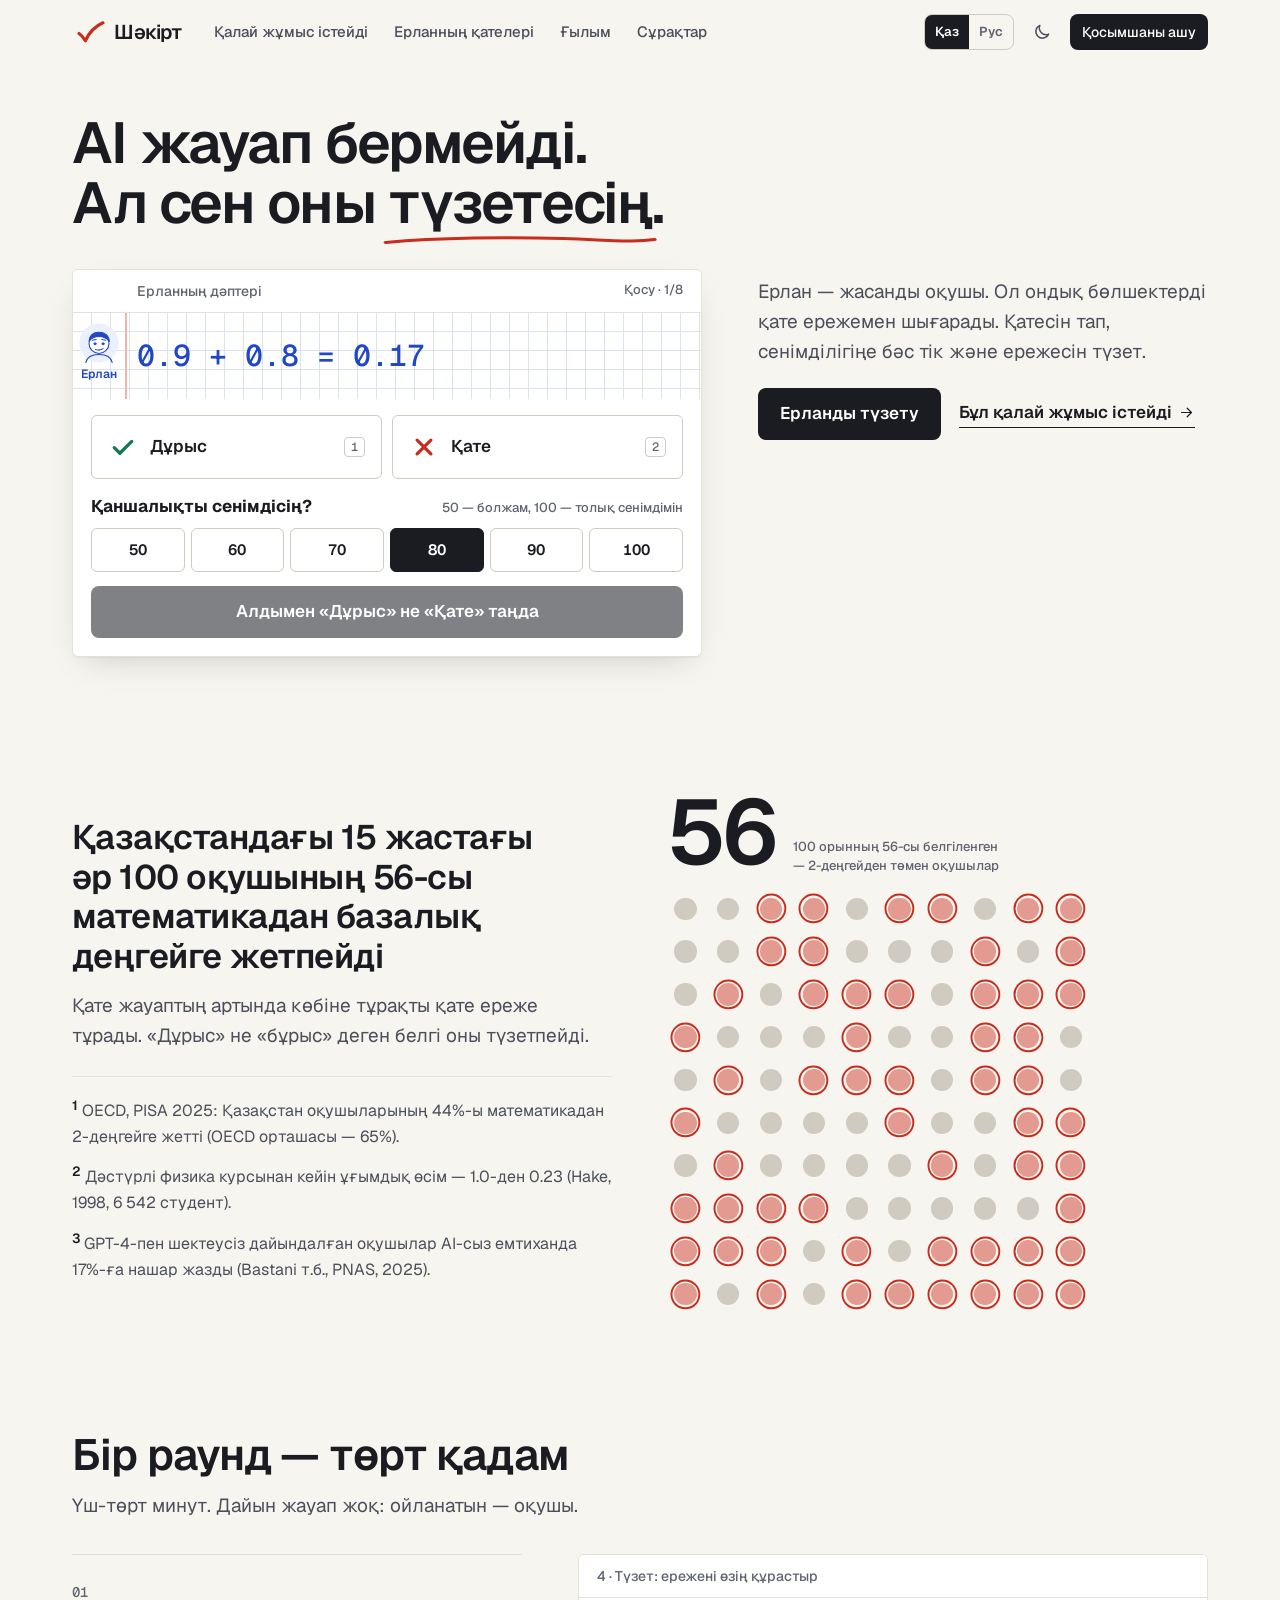
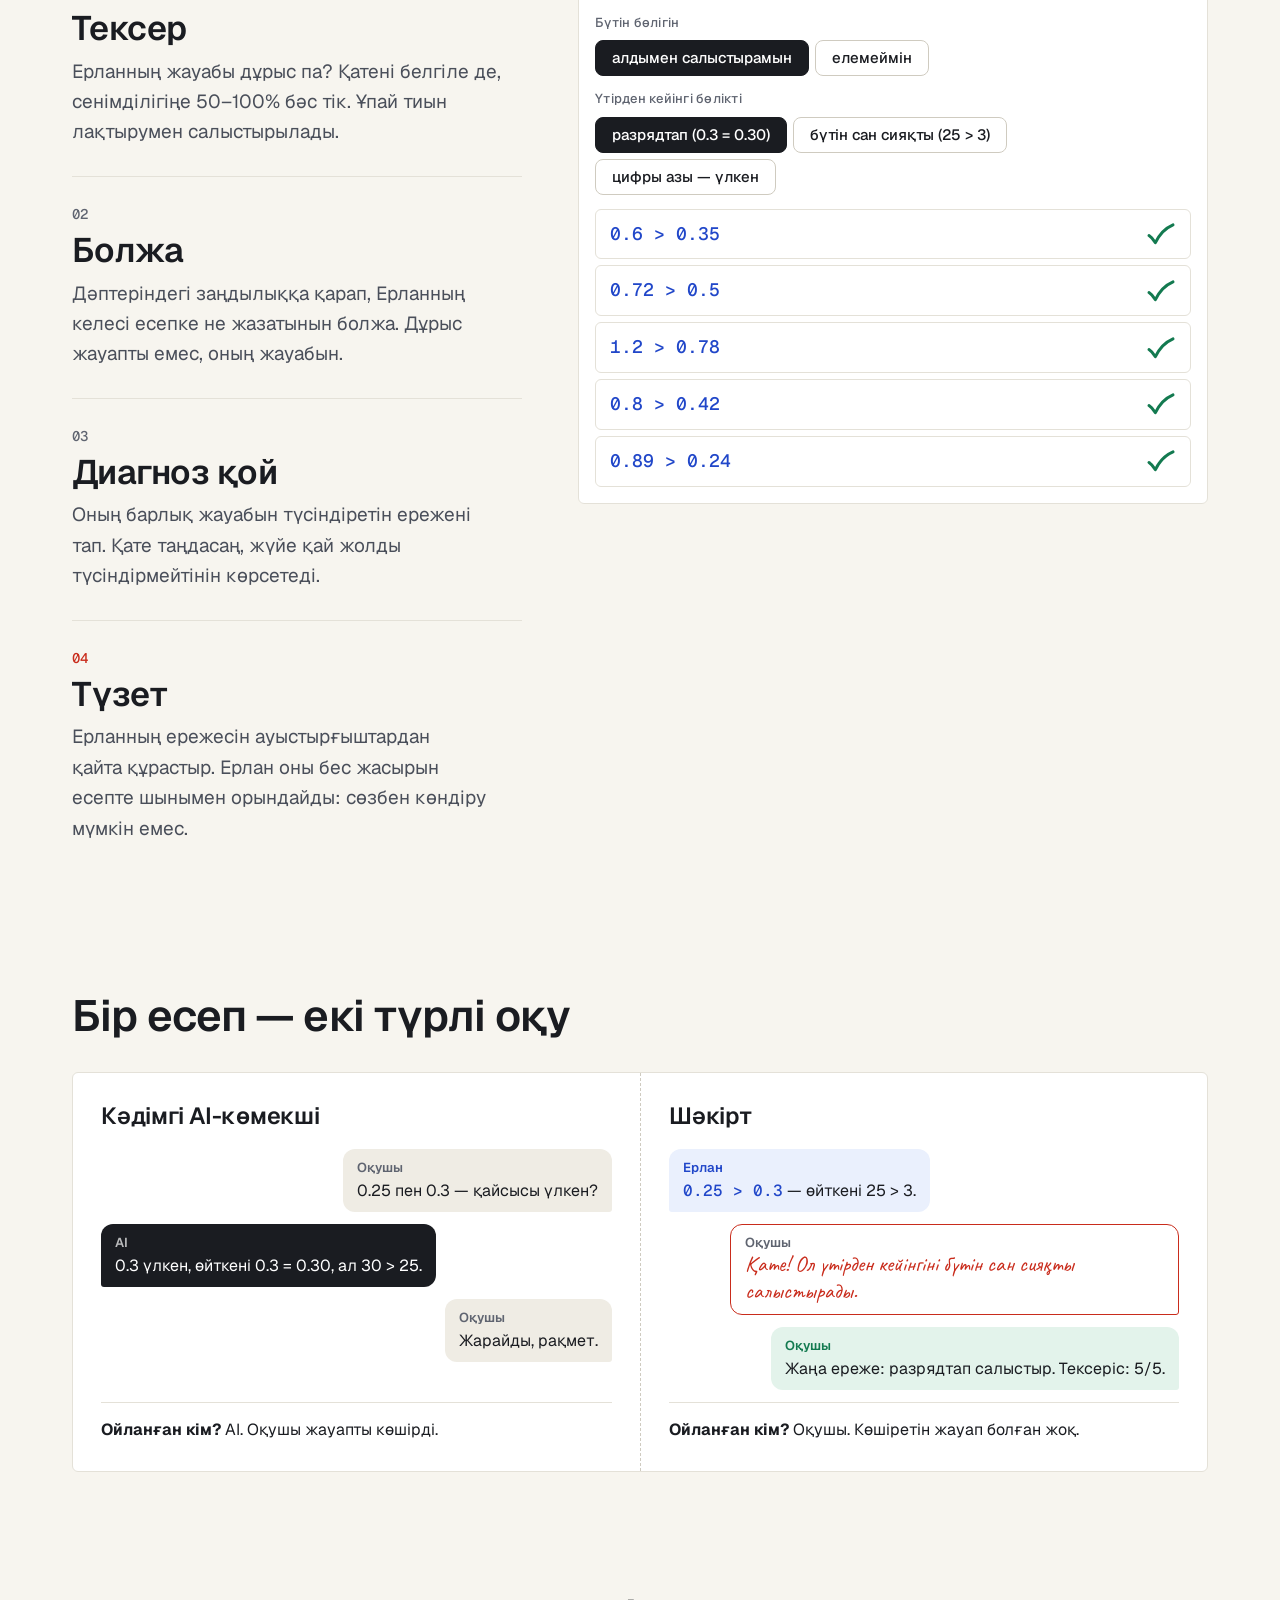
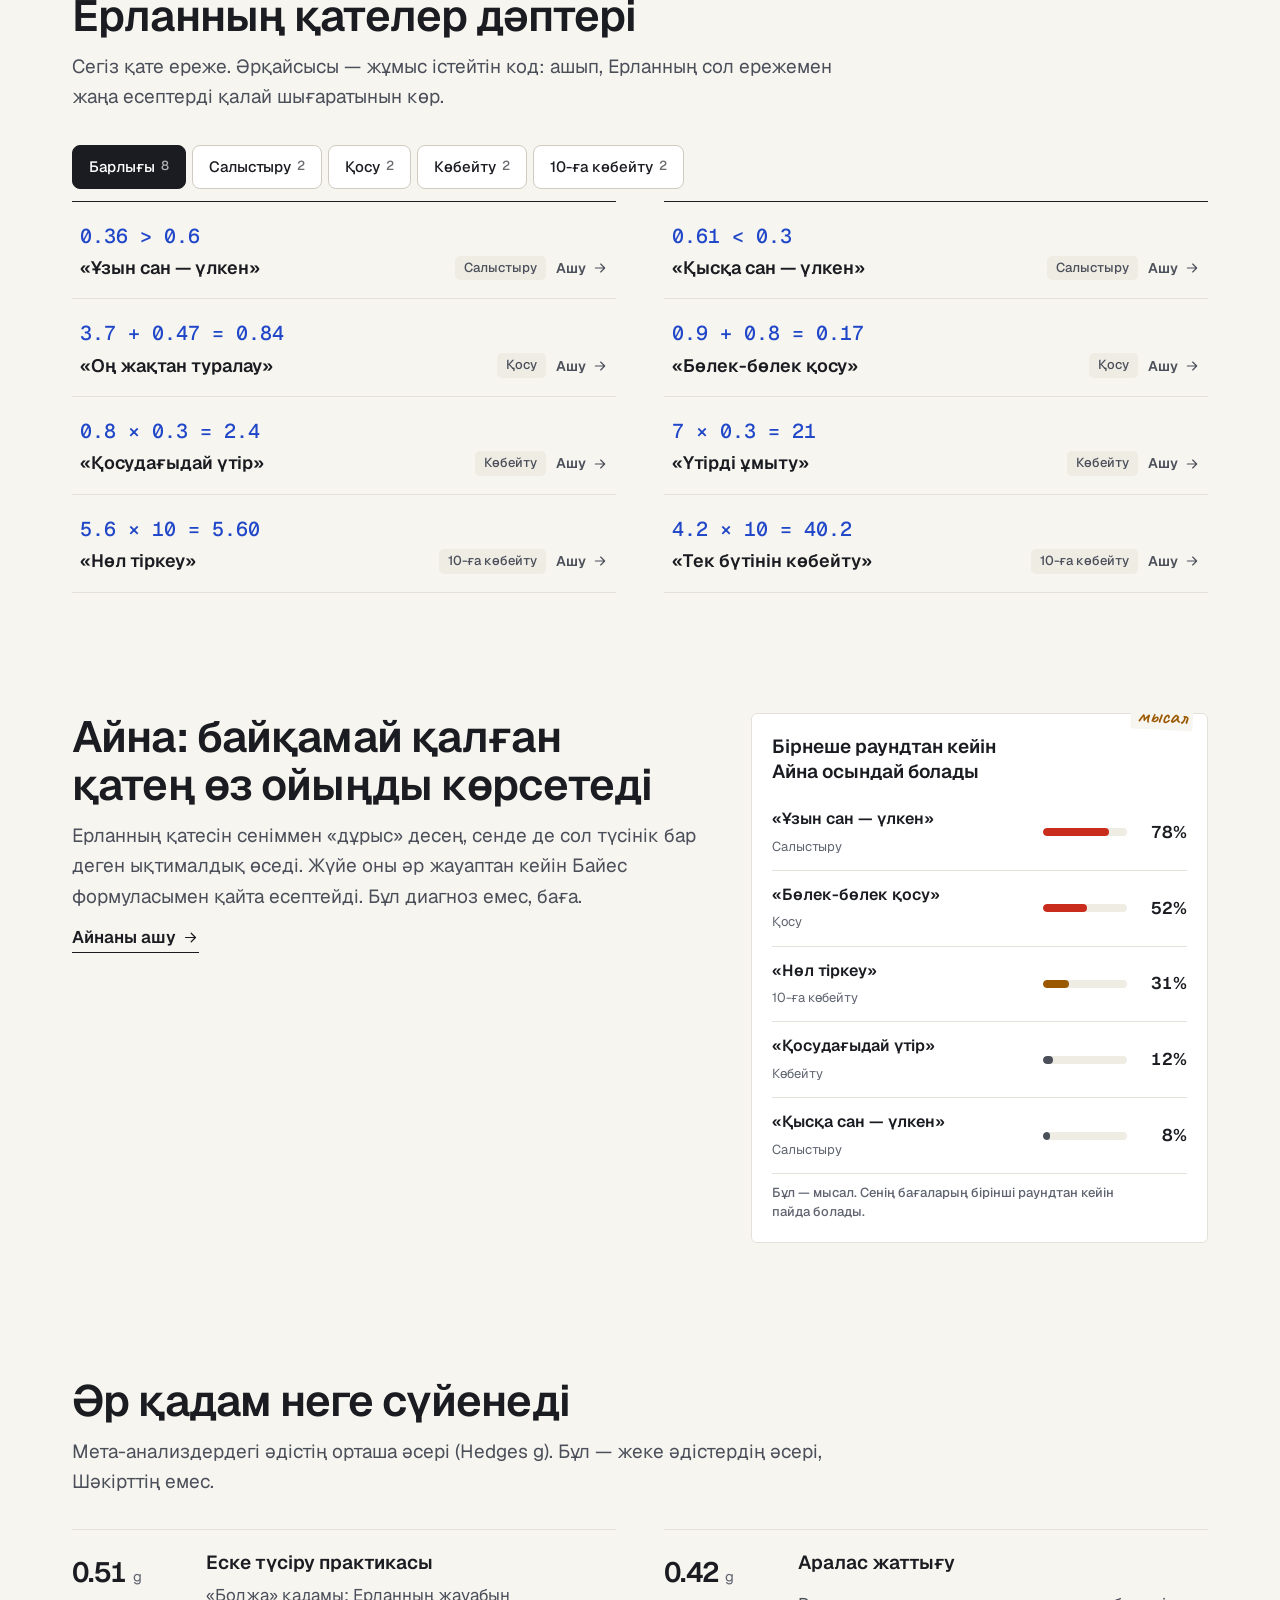
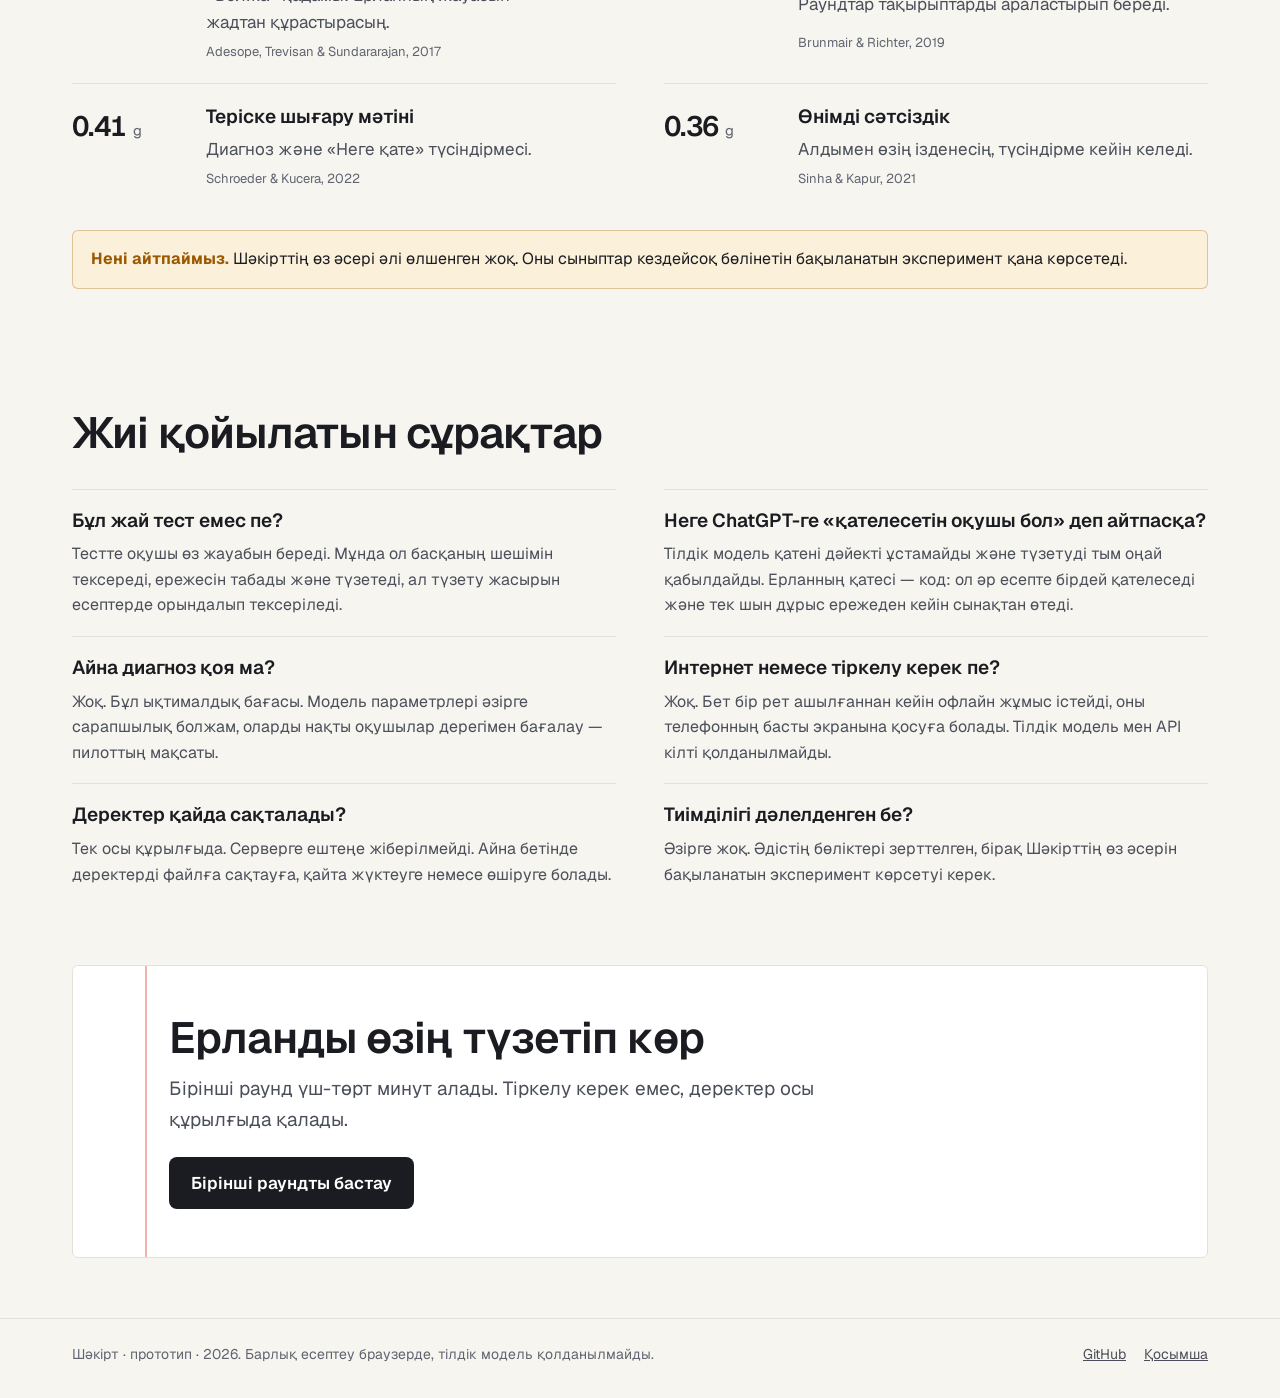
<file: index.html>
<!DOCTYPE html>
<html lang="kk">
<head>
<meta charset="utf-8">
<meta name="viewport" content="width=device-width, initial-scale=1, viewport-fit=cover">
<title>Шәкірт — қатені түзетіп үйрен</title>
<meta name="description" content="Шәкірт — қатесі бар жасанды оқушыны түзету арқылы ондық бөлшектерді үйренетін веб-қосымша. Интернетсіз, тіркелусіз.">
<meta name="theme-color" content="#F7F5EF" media="(prefers-color-scheme: light)">
<meta name="theme-color" content="#111317" media="(prefers-color-scheme: dark)">
<meta property="og:type" content="website"><meta property="og:url" content="https://yersultan2000.github.io/shakirt/">
<meta property="og:title" content="Шәкірт — AI жауап бермейді. Ал сен оны түзетесің.">
<meta property="og:description" content="Шәкірт — қатесі бар жасанды оқушыны түзету арқылы ондық бөлшектерді үйренетін веб-қосымша. Интернетсіз, тіркелусіз.">
<meta property="og:image" content="https://yersultan2000.github.io/shakirt/og.png"><meta property="og:image:width" content="1200"><meta property="og:image:height" content="630">
<meta name="twitter:card" content="summary_large_image">
<link rel="manifest" href="manifest.webmanifest">
<link rel="icon" href="icon.svg" type="image/svg+xml"><link rel="apple-touch-icon" href="icon-192.png">
<link rel="preload" href="fonts/geist-latin.woff2" as="font" type="font/woff2" crossorigin>
<link rel="preload" href="fonts/geist-cyrillic.woff2" as="font" type="font/woff2" crossorigin>
<style>
/* Шәкірт — «Тексерілген дәптер». Үш қол: графит (интерфейс, Geist), көк сия (Ерлан, Geist Mono),
   қызыл қалам (оқушы, Caveat). Қызыл тек белгі мен құлаған тест үшін. Қағаз — карточка емес. */
@font-face{font-family:Geist;font-style:normal;font-weight:100 900;font-display:swap;src:url(fonts/geist-latin.woff2) format("woff2");unicode-range:U+0000-00FF,U+0131,U+0152-0153,U+02BB-02BC,U+02C6,U+02DA,U+02DC,U+0304,U+0308,U+0329,U+2000-206F,U+20AC,U+2122,U+2191,U+2193,U+2212,U+2215,U+FEFF,U+FFFD}
@font-face{font-family:Geist;font-style:normal;font-weight:100 900;font-display:swap;src:url(fonts/geist-cyrillic.woff2) format("woff2");unicode-range:U+0301,U+0400-045F,U+0490-0491,U+04B0-04B1,U+2116}
@font-face{font-family:Geist;font-style:normal;font-weight:100 900;font-display:swap;src:url(fonts/geist-cyrillic-ext.woff2) format("woff2");unicode-range:U+0460-052F,U+1C80-1C8A,U+20B4,U+2DE0-2DFF,U+A640-A69F,U+FE2E-FE2F}
@font-face{font-family:"Geist Mono";font-style:normal;font-weight:100 900;font-display:swap;src:url(fonts/geist-mono-latin.woff2) format("woff2");unicode-range:U+0000-00FF,U+2000-206F,U+2212,U+2215,U+00D7}
@font-face{font-family:"Geist Mono";font-style:normal;font-weight:100 900;font-display:swap;src:url(fonts/geist-mono-cyrillic.woff2) format("woff2");unicode-range:U+0301,U+0400-045F,U+0490-0491,U+04B0-04B1,U+2116}
@font-face{font-family:"Geist Mono";font-style:normal;font-weight:100 900;font-display:swap;src:url(fonts/geist-mono-cyrillic-ext.woff2) format("woff2");unicode-range:U+0460-052F,U+1C80-1C8A,U+20B4,U+2DE0-2DFF,U+A640-A69F,U+FE2E-FE2F}
@font-face{font-family:Caveat;font-style:normal;font-weight:400 700;font-display:swap;src:url(fonts/caveat-latin.woff2) format("woff2");unicode-range:U+0000-00FF,U+2000-206F,U+2713}
@font-face{font-family:Caveat;font-style:normal;font-weight:400 700;font-display:swap;src:url(fonts/caveat-cyrillic.woff2) format("woff2");unicode-range:U+0301,U+0400-045F,U+0490-0491,U+04B0-04B1,U+2116}
@font-face{font-family:Caveat;font-style:normal;font-weight:400 700;font-display:swap;src:url(fonts/caveat-cyrillic-ext.woff2) format("woff2");unicode-range:U+0460-052F,U+1C80-1C8A,U+20B4,U+2DE0-2DFF,U+A640-A69F,U+FE2E-FE2F}

:root{
  --paper:#F7F5EF; --sheet:#FFFFFF; --graphite:#1A1C21; --graphite-2:#4A4F5A; --muted:#5F6470; --hair:#E4E1D8; --hair-2:#CFCBC0;
  --grid:#DCE3EE; --margin:#F0B4AA; --ink:#2147C9; --ink-soft:#EAF0FD; --pen:#C92C1C; --pen-soft:#FCE9E6;
  --tick:#137A50; --tick-soft:#E3F3EB; --amber:#9A5800; --amber-soft:#FBF0DA; --on-graphite:#FFFFFF; --wash:#EFECE4;
  --sh:0 1px 1px rgba(26,28,33,.04),0 12px 32px -14px rgba(26,28,33,.22);
  --f-ui:Geist,"Golos Text",ui-sans-serif,system-ui,-apple-system,"Segoe UI",Roboto,Arial,sans-serif;
  --f-ink:"Geist Mono",ui-monospace,"SF Mono",Menlo,Consolas,monospace;
  --f-pen:Caveat,"Segoe Print","Comic Sans MS",cursive;
  --dur-1:120ms; --dur-2:200ms; --dur-3:320ms; --dur-pen:600ms; --ease-out:cubic-bezier(.2,.8,.2,1); --ease-move:cubic-bezier(.4,0,.2,1);
  --sq:19px; --r:6px; --wrap:1200px;
  color-scheme:light;
}
@media (prefers-color-scheme:dark){:root:not([data-theme="light"]){
  --paper:#111317; --sheet:#181B21; --graphite:#ECEDEF; --graphite-2:#B9BDC6; --muted:#9A9FAA; --hair:#262A32; --hair-2:#353A44;
  --grid:#232A36; --margin:#5A2A25; --ink:#8FB0FF; --ink-soft:#172240; --pen:#FF6B57; --pen-soft:#2E1512;
  --tick:#4FD69C; --tick-soft:#0F2A20; --amber:#F0B454; --amber-soft:#2C210C; --on-graphite:#111317; --wash:#1D2027;
  --sh:0 1px 1px rgba(0,0,0,.3),0 14px 34px -14px rgba(0,0,0,.6); color-scheme:dark}}
:root[data-theme="dark"]{
  --paper:#111317; --sheet:#181B21; --graphite:#ECEDEF; --graphite-2:#B9BDC6; --muted:#9A9FAA; --hair:#262A32; --hair-2:#353A44;
  --grid:#232A36; --margin:#5A2A25; --ink:#8FB0FF; --ink-soft:#172240; --pen:#FF6B57; --pen-soft:#2E1512;
  --tick:#4FD69C; --tick-soft:#0F2A20; --amber:#F0B454; --amber-soft:#2C210C; --on-graphite:#111317; --wash:#1D2027;
  --sh:0 1px 1px rgba(0,0,0,.3),0 14px 34px -14px rgba(0,0,0,.6); color-scheme:dark}

/* ---------- base & type scale (base 16, ×1.25) ---------- */
*,*::before,*::after{box-sizing:border-box}
html{-webkit-text-size-adjust:100%;scroll-padding-top:72px}
body{margin:0;background:var(--paper);color:var(--graphite);font:400 clamp(16px,.9vw + 9px,17px)/1.6 var(--f-ui);-webkit-font-smoothing:antialiased;text-rendering:optimizeLegibility;overflow-x:hidden;transition:background-color 150ms,color 150ms}
h1,h2,h3,h4,h5,p,ul,ol,dl,dd,figure{margin:0}
ul,ol{padding:0;list-style:none}
button{font:inherit;color:inherit;background:none;border:0;padding:0;cursor:pointer;text-align:inherit}
a{color:inherit}
img,svg{display:block;max-width:100%}
[hidden]{display:none!important}
h1,h2,h3,h4{font-weight:600;text-wrap:balance}
.d-display{font-size:clamp(40px,3.4vw + 14px,64px);line-height:1.04;letter-spacing:-.025em}
.d-h1{font-size:clamp(32px,2vw + 18px,48px);line-height:1.1;letter-spacing:-.02em}
.d-h2{font-size:clamp(26px,1.25vw + 18px,36px);line-height:1.17;letter-spacing:-.015em}
.d-h3{font-size:clamp(20px,.5vw + 17px,24px);line-height:1.28;letter-spacing:-.01em}
.d-h4{font-size:clamp(17px,.25vw + 16px,19px);line-height:1.35}
.d-label{font-size:13px;line-height:1.4;font-weight:500;letter-spacing:.02em;color:var(--muted)}
.lead{font-size:clamp(18px,.25vw + 17px,19px);line-height:1.6;color:var(--graphite-2);max-width:62ch;text-wrap:pretty}
p{text-wrap:pretty}
.small{font-size:14px;line-height:1.5}
.cap{font-size:13px;line-height:1.45;font-weight:500;color:var(--muted)}
.ink{font-family:var(--f-ink);font-weight:500;font-variant-numeric:tabular-nums;color:var(--ink)}
.pen{font-family:var(--f-pen);font-weight:600;color:var(--pen);line-height:1.1}
.num{font-weight:600;letter-spacing:-.03em;font-variant-numeric:tabular-nums;line-height:.95}
.wrap{width:100%;max-width:var(--wrap);margin-inline:auto;padding-inline:20px}
.ic{width:20px;height:20px;flex:none;stroke:currentColor;fill:none;stroke-width:1.75;stroke-linecap:round;stroke-linejoin:round}
:focus-visible{outline:2px solid var(--ink);outline-offset:2px;border-radius:4px}
.skip{position:absolute;left:12px;top:-60px;z-index:100;background:var(--graphite);color:var(--on-graphite);padding:10px 14px;border-radius:var(--r);text-decoration:none;font-weight:600}
.skip:focus{top:12px}
.sr{position:absolute;width:1px;height:1px;overflow:hidden;clip:rect(0 0 0 0);white-space:nowrap}

/* ---------- paper & sheets ---------- */
.gridpaper{background-color:var(--sheet);background-image:linear-gradient(var(--grid) 1px,transparent 1px),linear-gradient(90deg,var(--grid) 1px,transparent 1px);background-size:var(--sq) var(--sq);background-position:-1px -1px}
.sheet{position:relative;background:var(--sheet);border:1px solid var(--hair);border-radius:var(--r)}
.sheet.lifted{box-shadow:var(--sh)}
.margin{position:relative;padding-left:56px}
.margin::before{content:"";position:absolute;top:0;bottom:0;left:44px;width:1.5px;background:var(--margin)}
.rule{height:1px;background:var(--hair);border:0;margin:0}

/* ---------- buttons & links ---------- */
.btn{display:inline-flex;align-items:center;justify-content:center;gap:8px;height:44px;padding:0 18px;border-radius:8px;font-weight:600;font-size:15px;line-height:1;white-space:nowrap;text-decoration:none;user-select:none;transition:transform var(--dur-1) var(--ease-out),background-color var(--dur-2),opacity var(--dur-2)}
.btn:active{transform:scale(.97)}
.btn.primary{background:var(--graphite);color:var(--on-graphite)}
.btn.primary:hover{background:color-mix(in srgb,var(--graphite) 86%,var(--paper))}
.btn.lg{height:52px;padding:0 22px;font-size:17px}
.btn.sm{height:36px;padding:0 12px;font-size:14px;font-weight:500}
.btn.quiet{background:var(--wash);color:var(--graphite)}
.btn.quiet:hover{background:color-mix(in srgb,var(--wash) 80%,var(--graphite) 8%)}
.btn[aria-disabled="true"]{opacity:.55}
.link{justify-self:start;display:inline-flex;align-items:center;gap:6px;font-weight:600;text-decoration:none;background:linear-gradient(currentColor,currentColor) 0 100%/100% 1.5px no-repeat;padding-bottom:2px;transition:background-size var(--dur-2) var(--ease-out)}
.link:hover{background-size:100% 3px}
.link .ic{width:17px;height:17px;transition:transform 150ms var(--ease-out)}
.link:hover .ic{transform:translateX(3px)}
.iconbtn{width:44px;height:44px;border-radius:8px;display:grid;place-items:center;color:var(--graphite-2);transition:background-color var(--dur-2),color var(--dur-2)}
.iconbtn:hover{background:var(--wash);color:var(--graphite)}
.chip{min-height:44px;padding:0 16px;border-radius:8px;border:1px solid var(--hair-2);background:var(--sheet);font-weight:500;font-size:15px;display:inline-flex;align-items:center;gap:6px;transition:border-color var(--dur-2),background-color var(--dur-2),color var(--dur-2)}
.chip:hover{border-color:var(--graphite-2)}
.chip[aria-pressed="true"]{background:var(--graphite);color:var(--on-graphite);border-color:var(--graphite)}
.chip .n{font-size:13px;opacity:.65}
.tag{display:inline-flex;align-items:center;gap:5px;padding:2px 9px;border-radius:5px;font-size:13px;font-weight:500;background:var(--wash);color:var(--graphite-2);white-space:nowrap;justify-self:start}
.tag.ok{background:var(--tick-soft);color:var(--tick)}.tag.bad{background:var(--pen-soft);color:var(--pen)}.tag.amb{background:var(--amber-soft);color:var(--amber)}
.tag .ic{width:14px;height:14px;stroke-width:2.4}

/* ---------- header ---------- */
.top{position:sticky;top:0;z-index:40;background:color-mix(in srgb,var(--paper) 90%,transparent);backdrop-filter:blur(10px);-webkit-backdrop-filter:blur(10px);border-bottom:1px solid transparent;transition:border-color var(--dur-2)}
.top.stuck{border-bottom-color:var(--hair)}
.top .wrap{display:flex;align-items:center;gap:6px;height:64px}
.logo{display:inline-flex;align-items:center;gap:8px;font-weight:600;font-size:20px;letter-spacing:-.02em;text-decoration:none;margin-right:10px;padding:6px 4px}
.logo svg{width:30px;height:24px;stroke:var(--pen);fill:none;stroke-width:3.2;stroke-linecap:round;stroke-linejoin:round}
.nav{display:none;gap:2px}
.nav a,.tabs a{padding:10px 12px;border-radius:8px;font-size:15px;font-weight:500;color:var(--graphite-2);text-decoration:none;transition:background-color var(--dur-2),color var(--dur-2)}
.nav a:hover,.tabs a:hover{background:var(--wash);color:var(--graphite)}
.tabs{display:none;gap:2px}
.tabs a{display:inline-flex;align-items:center;gap:7px}
.tabs a[aria-current="page"]{color:var(--graphite);background:var(--wash)}
.grow{flex:1}
.lang{height:36px;border-radius:8px;border:1px solid var(--hair-2);display:inline-flex;overflow:hidden;font-size:13px;font-weight:600}
.lang button{padding:0 10px;color:var(--muted)}
.lang button[aria-pressed="true"]{background:var(--graphite);color:var(--on-graphite)}
.top .open-app{display:none}
body[data-mode="app"] .only-site,body[data-mode="site"] .only-app{display:none!important}

/* mobile menu sheet */
.menu{position:fixed;inset:0;z-index:60;background:var(--paper);display:flex;flex-direction:column;padding:12px 20px calc(24px + env(safe-area-inset-bottom));animation:fade var(--dur-2) var(--ease-out)}
.menu-h{display:flex;align-items:center;justify-content:space-between;height:52px}
.menu nav{display:grid;margin-top:16px}
.menu nav a{font-size:26px;font-weight:600;letter-spacing:-.015em;padding:14px 0;border-bottom:1px solid var(--hair);text-decoration:none;display:flex;justify-content:space-between;align-items:center}
.menu .foot{margin-top:auto;display:grid;gap:12px}

/* ---------- notebook ---------- */
.nb{position:relative;border:1px solid var(--hair);border-radius:var(--r);overflow:hidden}
.nb .lines{position:relative;padding:calc(var(--sq) * 1) 18px calc(var(--sq) * 1) 64px}
.nb .lines::before{content:"";position:absolute;top:0;bottom:0;left:52px;width:1.5px;background:var(--margin)}
.nb .who{position:absolute;left:6px;top:10px;width:40px;display:grid;justify-items:center;gap:2px}
.nb .who svg{width:40px;height:40px}
.nb .name{font-size:12px;font-weight:600;color:var(--ink)}
.nb-title{display:flex;justify-content:space-between;align-items:center;gap:10px;padding:10px 18px 10px 64px;border-bottom:1px solid var(--hair);background:var(--sheet);font-size:14px;font-weight:500;color:var(--muted)}
.ln{position:relative;display:flex;align-items:center;gap:12px;flex-wrap:wrap;min-height:calc(var(--sq) * 2.5);font:500 clamp(22px,1.4vw + 16px,30px)/1.5 var(--f-ink);color:var(--ink);font-variant-numeric:tabular-nums}
.ln .ans{position:relative;white-space:nowrap}
.ln.hl .ans{background:color-mix(in srgb,var(--ink) 12%,transparent);border-radius:3px}
.ln button.ans{cursor:pointer}
.ln .mark{font:600 clamp(22px,1vw + 16px,28px)/1 var(--f-pen);color:var(--pen);transform:rotate(-1.5deg);white-space:nowrap}
.ln .mark.ok{color:var(--tick)}
.ln .fix{display:block;width:100%;font:600 clamp(24px,1vw + 18px,30px)/1.1 var(--f-pen);color:var(--pen);transform:rotate(-1.5deg);margin:-4px 0 6px 6px;clip-path:inset(0 100% 0 0);animation:write var(--dur-pen) var(--ease-out) forwards}
@keyframes write{to{clip-path:inset(0 0 0 0)}}
.ring{position:absolute;left:-12px;top:-6px;width:calc(100% + 24px);height:calc(100% + 12px);pointer-events:none;overflow:visible}
.ring path{fill:none;stroke:var(--pen);stroke-width:2.6;stroke-linecap:round;stroke-dasharray:1;stroke-dashoffset:1;animation:draw var(--dur-pen) var(--ease-out) forwards}
.strike{position:absolute;left:-4px;right:-4px;top:52%;height:2.5px;background:var(--pen);transform:rotate(-2deg) scaleX(0);transform-origin:left;border-radius:2px;animation:strike 300ms var(--ease-out) forwards}
@keyframes strike{to{transform:rotate(-2deg) scaleX(1)}}
@keyframes draw{to{stroke-dashoffset:0}}
.tickmark path{fill:none;stroke:var(--tick);stroke-width:3;stroke-linecap:round;stroke-linejoin:round;stroke-dasharray:1;stroke-dashoffset:1;animation:draw 420ms var(--ease-out) forwards}

/* judge targets, confidence chips, feedback */
.judge{display:grid;grid-template-columns:minmax(0,1fr) minmax(0,1fr);gap:10px}
.target{min-height:64px;border-radius:var(--r);border:1.5px solid var(--hair-2);background:var(--sheet);display:flex;align-items:center;gap:12px;padding:10px 16px;font-weight:600;font-size:17px;transition:border-color var(--dur-2),background-color var(--dur-2),transform var(--dur-1) var(--ease-out)}
.target svg{width:30px;height:30px;stroke-width:2.6}
.target .k{margin-left:auto;font:500 12px var(--f-ink);color:var(--muted);border:1px solid var(--hair-2);border-radius:4px;padding:1px 6px}
.target:hover:not(:disabled){border-color:var(--graphite-2)}
.target:active:not(:disabled){transform:scale(.98)}
.target.t-ok svg{stroke:var(--tick)}.target.t-bad svg{stroke:var(--pen)}
.target[aria-pressed="true"]{border-color:var(--graphite);box-shadow:inset 0 0 0 1px var(--graphite)}
.target.right{border-color:var(--tick);background:var(--tick-soft);box-shadow:none}
.target.wrong{border-color:var(--pen);background:var(--pen-soft);box-shadow:none}
.target:disabled{cursor:default}
.conf{display:grid;gap:8px}
.conf .row-h{display:flex;justify-content:space-between;align-items:baseline;gap:10px}
.chips6{display:grid;grid-template-columns:repeat(6,minmax(0,1fr));gap:6px}
.chips6 button{text-align:center;min-width:0;min-height:44px;border-radius:6px;border:1px solid var(--hair-2);background:var(--sheet);font:600 15px var(--f-ui);font-variant-numeric:tabular-nums;transition:background-color var(--dur-2),color var(--dur-2),border-color var(--dur-2)}
.chips6 button:hover:not(:disabled){border-color:var(--graphite-2)}
.chips6 button[aria-pressed="true"]{background:var(--graphite);color:var(--on-graphite);border-color:var(--graphite)}
.chips6 button:disabled{cursor:default;opacity:.6}
.chips6 button[aria-pressed="true"]:disabled{opacity:1}
.result{display:flex;align-items:baseline;gap:14px;flex-wrap:wrap;padding:14px 16px;border-radius:var(--r);background:var(--wash)}
.result .pts{font-size:34px;font-weight:600;letter-spacing:-.03em;font-variant-numeric:tabular-nums}
.result .pts.pos{color:var(--tick)}.result .pts.neg{color:var(--pen)}
.note-line{font-size:15px;color:var(--graphite-2);line-height:1.5}
.status{font-size:15px;line-height:1.5;color:var(--graphite-2)}
.status b{color:var(--graphite)}

/* options */
.opts{display:grid;gap:8px}
.opt{display:block;width:100%;padding:14px 16px;border-radius:var(--r);background:var(--sheet);border:1px solid var(--hair-2);transition:border-color var(--dur-2),background-color var(--dur-2),transform var(--dur-1) var(--ease-out)}
.opt b{display:block;font-weight:600}
.opt small{display:block;color:var(--muted);font-size:14px;line-height:1.45;margin-top:2px}
.opt:hover:not(:disabled){border-color:var(--graphite-2)}
.opt:active:not(:disabled){transform:scale(.99)}
.opt[aria-pressed="true"]{border-color:var(--graphite);box-shadow:inset 0 0 0 1px var(--graphite)}
.opt.right{border-color:var(--tick);background:var(--tick-soft);box-shadow:none}
.opt.wrong{border-color:var(--pen);background:var(--pen-soft);box-shadow:none}
.opt.dim{opacity:.5}
.opt:disabled{cursor:default}
.opt.ink b{font-family:var(--f-ink);font-weight:500;color:var(--ink);font-size:19px}

/* rule builder */
.builder{display:grid;gap:16px}
.swg{display:grid;gap:8px}
.seg{display:flex;flex-wrap:wrap;gap:6px}
.seg button{min-height:44px;padding:8px 14px;border-radius:6px;border:1px solid var(--hair-2);background:var(--sheet);font-weight:500;font-size:15px;text-align:left;line-height:1.3;transition:background-color var(--dur-2),color var(--dur-2),border-color var(--dur-2)}
.seg button:hover:not(:disabled){border-color:var(--graphite-2)}
.seg button[aria-pressed="true"]{background:var(--graphite);color:var(--on-graphite);border-color:var(--graphite)}
.preview-line{display:flex;align-items:center;gap:10px;flex-wrap:wrap;padding:12px 16px;border-radius:var(--r);background:var(--ink-soft)}
.preview-line .ink{font-size:22px}
.tests{display:grid;gap:6px}
.test{display:grid;grid-template-columns:1fr auto;gap:4px 12px;align-items:center;padding:10px 14px;border-radius:var(--r);border:1px solid var(--hair);background:var(--sheet);opacity:0;animation:rowin var(--dur-2) var(--ease-out) forwards}
.test .ink{font-size:18px;position:relative;justify-self:start}
.test .why{grid-column:1/-1;font-size:14px;color:var(--pen)}
.test.fail{border-color:color-mix(in srgb,var(--pen) 40%,var(--hair))}
@keyframes rowin{from{opacity:0;transform:translateY(4px)}to{opacity:1;transform:none}}
.stamp{width:150px;height:150px;justify-self:center;animation:stamp 300ms var(--ease-out) both}
@keyframes stamp{from{opacity:0;transform:scale(1.3) rotate(-14deg)}to{opacity:1;transform:scale(1) rotate(-8deg)}}

/* feedback */
.fb{border-radius:var(--r);padding:12px 14px;font-size:15px;line-height:1.55;background:var(--wash);animation:rowin var(--dur-3) var(--ease-out)}
.fb.ok{background:var(--tick-soft)}.fb.ok>b:first-child{color:var(--tick)}
.fb.bad{background:var(--pen-soft)}.fb.bad>b:first-child{color:var(--pen)}
.fb.amb{background:var(--amber-soft)}.fb.amb>b:first-child{color:var(--amber)}
.stack{display:grid;gap:14px}
.row{display:flex;gap:10px;align-items:center;flex-wrap:wrap}
.bar{height:8px;border-radius:4px;background:var(--wash);overflow:hidden}
.bar i{display:block;height:100%;border-radius:4px;background:var(--graphite);transition:width 600ms var(--ease-out)}

/* ---------- landing ---------- */
main section{padding:64px 0;scroll-margin-top:64px}
.sec-h{display:grid;gap:12px;margin-bottom:32px;max-width:760px}
.hero{padding:28px 0 56px}
.hero-grid{display:grid;gap:22px}
.hero-h .u{position:relative;white-space:nowrap}
.hero-h .u::after{content:"";position:absolute;left:-2%;right:-3%;bottom:-.12em;height:.22em;background:url("data:image/svg+xml,%3Csvg xmlns='http://www.w3.org/2000/svg' viewBox='0 0 200 14' preserveAspectRatio='none'%3E%3Cpath d='M2 9C40 4 90 3 130 5s52 4 66 1' fill='none' stroke='%23C92C1C' stroke-width='3.2' stroke-linecap='round'/%3E%3C/svg%3E") no-repeat center/100% 100%}
.hero .cta{display:flex;align-items:center;gap:18px;flex-wrap:wrap;margin-top:20px}
.demo{padding:0}
.demo .body{padding:16px 18px 18px;display:grid;gap:14px}
.erlan-say{display:flex;gap:10px;align-items:flex-start;font-size:15px;color:var(--graphite-2);line-height:1.5}

.class{display:grid;gap:28px}
.seats{display:grid;grid-template-columns:repeat(10,1fr);gap:clamp(4px,.8vw,8px);max-width:480px}
.seat{aspect-ratio:1;position:relative}
.seat::before{content:"";position:absolute;inset:18%;border-radius:50%;background:var(--hair-2)}
.seat.on::before{background:color-mix(in srgb,var(--pen) 45%,transparent)}
.seat.on svg{position:absolute;inset:0;width:100%;height:100%}
.seat.on svg circle{fill:none;stroke:var(--pen);stroke-width:2.2;stroke-dasharray:1;stroke-dashoffset:1}
.class.go .seat.on svg circle{animation:draw 380ms var(--ease-out) forwards}
.bignum{font-size:clamp(64px,4vw + 40px,96px);font-weight:600;letter-spacing:-.03em;line-height:.95;font-variant-numeric:tabular-nums}
.fn{display:grid;gap:12px;border-top:1px solid var(--hair);padding-top:18px}
.fn p{font-size:16px;color:var(--graphite-2)}
.fn sup{font-weight:600;color:var(--graphite);margin-right:4px}

.how{display:grid;gap:24px}
.how-steps{display:grid;gap:0}
.how-step{padding:22px 0;border-top:1px solid var(--hair);display:grid;gap:8px}
.how-step .n{font:500 14px var(--f-ink);color:var(--muted)}
.how-step.on .n{color:var(--pen)}
.how-step .mini{margin-top:8px}
.how-stage{display:none}

.spread{display:grid;border:1px solid var(--hair);border-radius:var(--r);background:var(--sheet);overflow:hidden}
.page{padding:24px 20px;display:flex;flex-direction:column;gap:12px}
.page+.page{border-top:1px dashed var(--hair-2)}
.page h3{margin-bottom:6px}
.bub{max-width:88%;padding:10px 14px;border-radius:12px;font-size:16px;line-height:1.45;background:var(--wash)}
.bub small{display:block;font-size:13px;font-weight:600;color:var(--muted);margin-bottom:1px}
.bub.r{align-self:flex-end;border-bottom-right-radius:3px}.bub.l{align-self:flex-start;border-bottom-left-radius:3px}
.bub.ai{background:var(--graphite);color:var(--on-graphite)}.bub.ai small{color:inherit;opacity:.7}
.bub.er{background:var(--ink-soft)}.bub.er small{color:var(--ink)}
.bub.er .ink{font-size:16px}
.bub.st{background:transparent;border:1.5px solid var(--pen);font-family:var(--f-pen);font-size:22px;line-height:1.2;color:var(--pen)}
.bub.st small{font-family:var(--f-ui)}
.bub.win{background:var(--tick-soft)}.bub.win small{color:var(--tick)}
.who-thinks{margin-top:auto;padding-top:14px;border-top:1px solid var(--hair);font-size:16px}

.filters{display:flex;gap:6px;flex-wrap:wrap;margin-bottom:12px}
.index{border-top:1px solid var(--graphite)}
.irow{display:grid;grid-template-columns:1fr auto;gap:4px 16px;align-items:center;width:100%;padding:16px 4px;border-bottom:1px solid var(--hair);text-align:left;transition:background-color var(--dur-2)}
.irow:hover{background:var(--sheet)}
.irow .ex{font-size:20px;grid-column:1/-1}
.irow h4{font-size:18px}
.irow .meta{display:flex;align-items:center;gap:10px}
.irow .go{display:inline-flex;align-items:center;gap:6px;font-size:14px;font-weight:600;color:var(--graphite-2);background:linear-gradient(currentColor,currentColor) 0 100%/0 1.5px no-repeat;transition:background-size 150ms var(--ease-out)}
.irow:hover .go{background-size:100% 1.5px}
.irow .go .ic{width:16px;height:16px;transition:transform 150ms var(--ease-out)}
.irow:hover .go .ic{transform:translateX(3px)}
.irow.out{display:none}

.mirror-prev{padding:20px}
.mrow{display:grid;grid-template-columns:1fr 84px 48px;gap:12px;align-items:center;padding:11px 0;border-bottom:1px solid var(--hair)}
.mrow:last-child{border-bottom:0}
.mrow b{font-weight:600;font-size:16px;display:block}
.mrow small{color:var(--muted);font-size:13px}
.mrow .v{text-align:right;font-weight:600;font-variant-numeric:tabular-nums}
.mrow.pick{cursor:pointer;width:100%;text-align:left}
.mrow.pick:hover b{text-decoration:underline;text-underline-offset:3px}
.example-badge{position:absolute;right:14px;top:-12px;font:600 22px var(--f-pen);color:var(--amber);transform:rotate(3deg);background:var(--paper);padding:0 6px}

.science{display:grid;gap:0}
.sci{display:grid;gap:6px 24px;padding:20px 0;border-top:1px solid var(--hair)}
.sci .g{font-size:15px;color:var(--muted)}
.sci .g b{font-size:28px;color:var(--graphite);font-weight:600;letter-spacing:-.02em;font-variant-numeric:tabular-nums;margin-right:6px}
.sci .src{font-size:13px;color:var(--muted)}
.caution{margin-top:20px;padding:16px 18px;border-radius:var(--r);background:var(--amber-soft);border:1px solid color-mix(in srgb,var(--amber) 30%,transparent);font-size:16px;line-height:1.55}
.caution b{color:var(--amber)}
.faq{display:grid;gap:0 48px}
.qa{padding:18px 0;border-top:1px solid var(--hair)}
.qa h3{font-size:19px;line-height:1.35;margin-bottom:8px}
.qa p{color:var(--graphite-2);font-size:16px}
.closing{padding:36px 22px 36px 72px}
.closing::before{left:52px}
footer{border-top:1px solid var(--hair);padding:24px 0 calc(32px + env(safe-area-inset-bottom));font-size:14px;color:var(--muted)}
footer .wrap{display:flex;flex-wrap:wrap;gap:12px 24px;align-items:center;justify-content:space-between}
footer a{color:var(--graphite-2)}
.reveal{transition:opacity 400ms var(--ease-out),transform 400ms var(--ease-out)}
.reveal.pre{opacity:0;transform:translateY(12px)}

/* ---------- modal / toast ---------- */
.scrim{position:fixed;inset:0;z-index:70;background:rgba(17,19,23,.45);display:flex;align-items:flex-end;justify-content:center;animation:fade 220ms var(--ease-out)}
.scrim.out{animation:fadeout 150ms var(--ease-move) forwards}
.modal{width:100%;max-width:600px;max-height:92%;overflow:auto;background:var(--paper);border-radius:12px 12px 0 0;padding:20px 20px calc(22px + env(safe-area-inset-bottom));display:grid;gap:14px;animation:sheetin 260ms var(--ease-out)}
.scrim.out .modal{animation:sheetout 150ms var(--ease-move) forwards}
.modal-h{display:flex;justify-content:space-between;align-items:flex-start;gap:12px}
@keyframes fade{from{opacity:0}}
@keyframes fadeout{to{opacity:0}}
@keyframes sheetin{from{transform:translateY(32px);opacity:0}}
@keyframes sheetout{to{transform:translateY(24px);opacity:0}}
#toasts{position:fixed;left:50%;bottom:calc(92px + env(safe-area-inset-bottom));transform:translateX(-50%);z-index:80;display:grid;gap:8px;width:max-content;max-width:calc(100% - 32px)}
.toast{background:var(--graphite);color:var(--on-graphite);padding:10px 14px;border-radius:8px;font-size:15px;font-weight:500;box-shadow:var(--sh);display:flex;align-items:center;gap:12px;animation:rowin 200ms var(--ease-out)}
.toast.out{animation:fadeout 150ms forwards}
.toast button{font-weight:600;text-decoration:underline;text-underline-offset:3px}

/* ---------- app ---------- */
#app{padding:20px 0 120px}
.page-h{display:grid;gap:8px;margin-bottom:22px}
.page-h p{color:var(--graphite-2);max-width:62ch}
.lesson{max-width:680px;margin-inline:auto;display:grid;gap:16px}
.steps4{display:grid;grid-template-columns:repeat(4,1fr);gap:6px}
.steps4 div{display:grid;gap:6px;font-size:13px;font-weight:500;color:var(--muted)}
.steps4 i{height:3px;border-radius:2px;background:var(--hair-2);position:relative;overflow:hidden}
.steps4 i::after{content:"";position:absolute;inset:0;background:var(--graphite);transform:scaleX(0);transform-origin:left;transition:transform var(--dur-3) var(--ease-out)}
.steps4 .done i::after{transform:scaleX(1)}
.steps4 .cur{color:var(--graphite)}
.steps4 .cur i::after{transform:scaleX(.5)}
.lesson .q{font-size:clamp(24px,1.2vw + 18px,30px);line-height:1.2;letter-spacing:-.015em;font-weight:600}
.step-enter{animation:stepin var(--dur-3) var(--ease-out)}
@keyframes stepin{from{opacity:0;transform:translateX(24px)}}
.actionbar{position:sticky;bottom:calc(72px + env(safe-area-inset-bottom));z-index:5;display:flex;gap:10px;align-items:center;flex-wrap:wrap;padding:10px 0;background:linear-gradient(transparent,var(--paper) 30%)}
.actionbar .btn{flex:1 1 auto}
.intro{display:grid;grid-template-columns:72px 1fr;gap:14px;align-items:start;padding:16px;border-radius:var(--r);background:var(--ink-soft)}
.intro p{font-size:16px}
.intro .x{font-size:14px;font-weight:600;margin-top:8px}
.tiles{display:grid;grid-template-columns:1fr 1fr;gap:10px;margin-bottom:14px}
.tile{padding:16px;display:grid;gap:4px;align-content:start}
.tile .num{font-size:32px}
.tile span{font-size:13px;color:var(--muted);line-height:1.4}
.cols{display:grid;gap:14px;margin-bottom:14px}
.panel{padding:20px}
.panel h2{font-size:19px;line-height:1.3;margin-bottom:14px;display:flex;align-items:center;gap:8px;flex-wrap:wrap}
.panel .hint{font-size:14px;color:var(--muted);margin-top:10px}
.start{padding:24px 22px 24px 72px;display:grid;gap:14px;margin-bottom:14px}
.start::before{left:52px}
.start .face{position:absolute;left:4px;top:18px;width:44px}
.empty{color:var(--muted);font-size:15px;padding:10px 0}
table{width:100%;border-collapse:collapse;font-size:15px}
th{font-size:13px;font-weight:500;color:var(--muted);text-align:left;padding:4px 8px 8px 0}
td{padding:10px 8px 10px 0;border-top:1px solid var(--hair);vertical-align:middle}
.tbl{overflow-x:auto}
.dock{position:fixed;left:0;right:0;bottom:0;z-index:40;background:color-mix(in srgb,var(--paper) 94%,transparent);backdrop-filter:blur(10px);-webkit-backdrop-filter:blur(10px);border-top:1px solid var(--hair);display:grid;grid-template-columns:repeat(3,1fr);padding:6px 8px calc(6px + env(safe-area-inset-bottom))}
.dock a{display:grid;justify-items:center;gap:2px;padding:7px 4px;border-radius:8px;font-size:13px;font-weight:500;color:var(--muted);text-decoration:none}
.dock a[aria-current="page"]{color:var(--graphite);background:var(--wash)}
.dock .ic{width:22px;height:22px}
.sum{display:grid;grid-template-columns:repeat(2,1fr);gap:8px}
.sum div{padding:12px 14px;border-radius:var(--r);background:var(--wash);font-size:13px;color:var(--muted);display:grid;gap:3px}
.sum b{color:var(--graphite);font-size:15px;font-weight:600;display:flex;align-items:center;gap:6px}
.sum .ic{width:16px;height:16px;stroke-width:2.4}

@media (max-width:599px){.target .k{display:none}.target{padding:10px 12px;gap:8px}.about{display:none!important}.conf .row-h{flex-wrap:wrap}}
@media (hover:none){.target .k{display:none}}
/* ---------- ≥600 ---------- */
@media (min-width:600px){
  .wrap{padding-inline:32px}
  .tiles{grid-template-columns:repeat(4,1fr)}
  .irow{grid-template-columns:260px 1fr auto;padding:18px 8px}
  .irow .ex{grid-column:auto}
  #toasts{bottom:28px}
}
@media (min-width:720px){
  .spread{grid-template-columns:1fr 1fr}
  .page+.page{border-top:0;border-left:1px dashed var(--hair-2)}
  .page{padding:28px}
  .cols{grid-template-columns:1fr 1fr}
  .faq{grid-template-columns:1fr 1fr}
  .scrim{align-items:center;padding:24px}
  .modal{border-radius:12px;padding:26px}
  .sci{grid-template-columns:180px 1fr}
  .sci .g{grid-row:span 3}
  .closing{padding:48px 40px 48px 96px}.closing::before{left:72px}
}
/* ---------- ≥960 ---------- */
@media (min-width:960px){
  .nav{display:flex}.tabs{display:flex}.top .open-app{display:inline-flex}.menu-btn{display:none}
  .dock{display:none}
  .actionbar{position:static;background:none;padding:4px 0 0}
  #app{padding:32px 0 80px}
  main section{padding:60px 0}
  .hero{padding:48px 0 72px}
  .hero-grid{grid-template-columns:7fr 5fr;grid-template-areas:"h h" "nb side";gap:36px 56px;align-items:start}
  .hero-h{grid-area:h}.demo{grid-area:nb}.hero-side{grid-area:side;padding-top:8px}
  .class{grid-template-columns:1fr 1fr;align-items:center;gap:56px}
  .how{grid-template-columns:5fr 7fr;gap:56px;align-items:start}
  .how-step{padding:28px 0}
  .how-step .mini{display:none}
  .how-stage{display:block;position:sticky;top:96px}
  .how-stage .frame{transition:opacity var(--dur-3) var(--ease-out)}
  .cols.c75{grid-template-columns:7fr 5fr}
  .index{display:grid;grid-template-columns:1fr 1fr;column-gap:48px;border-top:0}
  .index .irow{grid-template-columns:1fr auto;border-top:0}
  .index .irow:nth-child(-n+2){border-top:1px solid var(--graphite)}
  .index .irow .ex{grid-column:1/-1}
  .index .irow .cap{display:none}
  .science{grid-template-columns:1fr 1fr;column-gap:48px}
  .sci{grid-template-columns:110px 1fr}
  .seats{max-width:420px}
}
@media (hover:none){.irow:hover{background:none}}
@media (prefers-reduced-motion:reduce){
  *,*::before,*::after{animation-duration:1ms!important;animation-delay:0s!important;transition-duration:1ms!important}
  .ring path,.tickmark path,.seat.on svg circle{stroke-dashoffset:0!important}
  .ln .fix{clip-path:none!important}
  .reveal.pre{opacity:1;transform:none}
  html{scroll-behavior:auto}
}
.demo .btn.lg,.actionbar .btn.lg{white-space:normal;height:auto;min-height:52px;padding-block:12px;line-height:1.25;text-align:center}
.demo .body>*{min-width:0}

</style>
</head>
<body data-mode="site">
<svg width="0" height="0" style="position:absolute" aria-hidden="true"><defs>
<symbol id="i-tick" viewBox="0 0 24 24"><path d="M5 12.5l4.5 4.5L19 7.5"/></symbol>
<symbol id="i-cross" viewBox="0 0 24 24"><path d="M6.5 6.5l11 11M17.5 6.5l-11 11"/></symbol>
<symbol id="i-arrow" viewBox="0 0 24 24"><path d="M5 12h14M13 6l6 6-6 6"/></symbol>
<symbol id="i-home" viewBox="0 0 24 24"><path d="M4 11l8-7 8 7v8a1 1 0 0 1-1 1h-4v-6h-6v6H5a1 1 0 0 1-1-1z"/></symbol>
<symbol id="i-pen" viewBox="0 0 24 24"><path d="M4 20l4-1L19 8l-3-3L5 16zM14 7l3 3"/></symbol>
<symbol id="i-mirror" viewBox="0 0 24 24"><ellipse cx="12" cy="10" rx="6" ry="7.5"/><path d="M12 17.5V22M8.5 22h7"/></symbol>
<symbol id="i-sun" viewBox="0 0 24 24"><circle cx="12" cy="12" r="4"/><path d="M12 2v2M12 20v2M2 12h2M20 12h2M5 5l1.5 1.5M17.5 17.5L19 19M5 19l1.5-1.5M17.5 6.5L19 5"/></symbol>
<symbol id="i-moon" viewBox="0 0 24 24"><path d="M20 14.5A8 8 0 0 1 9.5 4a8 8 0 1 0 10.5 10.5z"/></symbol>
<symbol id="i-vol" viewBox="0 0 24 24"><path d="M4 10v4h3l5 4V6L7 10zM16 9a4 4 0 0 1 0 6"/></symbol>
<symbol id="i-mute" viewBox="0 0 24 24"><path d="M4 10v4h3l5 4V6L7 10zM16 9.5l5 5M21 9.5l-5 5"/></symbol>
<symbol id="i-menu" viewBox="0 0 24 24"><path d="M4 7h16M4 12h16M4 17h16"/></symbol>
<symbol id="i-refresh" viewBox="0 0 24 24"><path d="M20 12a8 8 0 1 1-2.5-5.8M20 4v5h-5"/></symbol>
<symbol id="i-down" viewBox="0 0 24 24"><path d="M12 4v12M6 11l6 6 6-6M5 20h14"/></symbol>
<symbol id="i-up" viewBox="0 0 24 24"><path d="M12 20V8M6 13l6-6 6 6M5 4h14"/></symbol>
<symbol id="logo-tick" viewBox="0 0 30 24"><path d="M3 13.5c2.2 1.4 4.6 4.2 6.4 7.2C13 13 19.6 6 27 2.8"/></symbol>
</defs></svg>
<a class="skip" href="#main" data-ru="К содержимому">Мазмұнға өту</a>

<header class="top" id="top">
 <div class="wrap">
  <a class="logo" id="logo" href="#home" aria-label="Шәкірт"><svg aria-hidden="true"><use href="#logo-tick"/></svg>Шәкірт</a>
  <nav class="nav only-site" aria-label="Бөлімдер" data-ru-aria="Разделы">
   <a href="#how" data-ru="Как работает">Қалай жұмыс істейді</a><a href="#library" data-ru="Ошибки Ерлана">Ерланның қателері</a><a href="#science" data-ru="Наука">Ғылым</a><a href="#faq" data-ru="Вопросы">Сұрақтар</a>
  </nav>
  <nav class="tabs only-app" aria-label="Қосымша" data-ru-aria="Приложение">
   <a href="#dashboard" data-go="dashboard"><svg class="ic"><use href="#i-home"/></svg><span data-ru="Главная">Басты</span></a>
   <a href="#lesson" data-go="lesson"><svg class="ic"><use href="#i-pen"/></svg><span data-ru="Урок">Сабақ</span></a>
   <a href="#mirror" data-go="mirror"><svg class="ic"><use href="#i-mirror"/></svg><span data-ru="Зеркало">Айна</span></a>
  </nav>
  <span class="grow"></span>
  <a class="btn sm quiet only-app about" href="#home" data-ru="О проекте">Жоба туралы</a>
  <div class="lang" role="group" aria-label="Тіл / Язык"><button data-lang="kk" aria-pressed="true">Қаз</button><button data-lang="ru" aria-pressed="false">Рус</button></div>
  <button class="iconbtn only-app" id="snd" aria-label="Дыбыс" data-ru-aria="Звук"></button>
  <button class="iconbtn" id="theme" aria-label="Тақырып" data-ru-aria="Тема"></button>
  <a class="btn primary sm open-app only-site" href="#dashboard" data-ru="Открыть приложение">Қосымшаны ашу</a>
  <button class="iconbtn menu-btn only-site" id="menuBtn" aria-label="Мәзір" data-ru-aria="Меню" aria-expanded="false"><svg class="ic"><use href="#i-menu"/></svg></button>
 </div>
</header>

<main id="main">
<div id="site" class="only-site">
 <section class="hero" id="home">
  <div class="wrap hero-grid">
   <h1 class="d-display hero-h" data-ru="ИИ не даёт ответ.<br>А ты <span class=&quot;u&quot;>исправляешь</span> его.">AI жауап бермейді.<br>Ал сен оны <span class="u">түзетесің</span>.</h1>
   <div class="nb sheet lifted demo" id="demo"></div>
   <div class="hero-side">
    <p class="lead" data-ru="Ерлан — искусственный ученик. Он решает десятичные дроби по неверному правилу. Найди ошибку, поставь на свою уверенность и исправь его правило.">Ерлан — жасанды оқушы. Ол ондық бөлшектерді қате ережемен шығарады. Қатесін тап, сенімділігіңе бәс тік және ережесін түзет.</p>
    <div class="cta"><a class="btn primary lg" href="#lesson" data-ru="Исправить Ерлана">Ерланды түзету</a><a class="link" href="#how"><span data-ru="Как это работает">Бұл қалай жұмыс істейді</span><svg class="ic"><use href="#i-arrow"/></svg></a></div>
   </div>
  </div>
 </section>

 <section id="problem">
  <div class="wrap class" id="classFig">
   <div>
    <h2 class="d-h2" data-ru="Из 100 пятнадцатилетних в Казахстане 56 не достигают базового уровня по математике">Қазақстандағы 15 жастағы әр 100 оқушының 56-сы математикадан базалық деңгейге жетпейді</h2>
    <p class="lead" style="margin-top:14px" data-ru="Неверный ответ часто стоит на устойчивом неверном правиле. Отметка «верно / неверно» его не исправляет.">Қате жауаптың артында көбіне тұрақты қате ереже тұрады. «Дұрыс» не «бұрыс» деген белгі оны түзетпейді.</p>
    <div class="fn" style="margin-top:24px">
     <p data-ru="<sup>1</sup>OECD, PISA 2025: 44% учащихся Казахстана достигли 2-го уровня по математике (в среднем по OECD — 65%)."><sup>1</sup>OECD, PISA 2025: Қазақстан оқушыларының 44%-ы математикадан 2-деңгейге жетті (OECD орташасы — 65%).</p>
     <p data-ru="<sup>2</sup>После традиционного курса физики прирост понимания — 0.23 из 1.0 (Hake, 1998, 6 542 студента)."><sup>2</sup>Дәстүрлі физика курсынан кейін ұғымдық өсім — 1.0-ден 0.23 (Hake, 1998, 6 542 студент).</p>
     <p data-ru="<sup>3</sup>Школьники, готовившиеся с GPT-4 без ограничений, на экзамене без ИИ написали на 17% хуже (Bastani и др., PNAS, 2025)."><sup>3</sup>GPT-4-пен шектеусіз дайындалған оқушылар AI-сыз емтиханда 17%-ға нашар жазды (Bastani т.б., PNAS, 2025).</p>
    </div>
   </div>
   <figure>
    <div class="row" style="align-items:flex-end;gap:16px;margin-bottom:16px"><span class="bignum">56</span><span class="cap" style="max-width:24ch" data-ru="мест из 100 обведены — столько учеников ниже 2-го уровня">100 орынның 56-сы белгіленген — 2-деңгейден төмен оқушылар</span></div>
    <div class="seats" id="seats" role="img" aria-label="100 орын, оның 56-сы белгіленген" data-ru-aria="100 мест, 56 из них отмечены"></div>
   </figure>
  </div>
 </section>

 <section id="how">
  <div class="wrap">
   <div class="sec-h"><h2 class="d-h1" data-ru="Один раунд — четыре шага">Бір раунд — төрт қадам</h2><p class="lead" data-ru="Три-четыре минуты. Готового ответа нет: думает ученик.">Үш-төрт минут. Дайын жауап жоқ: ойланатын — оқушы.</p></div>
   <div class="how">
    <div class="how-steps" id="howSteps"></div>
    <div class="how-stage" id="howStage" aria-live="polite"></div>
   </div>
  </div>
 </section>

 <section id="versus">
  <div class="wrap">
   <div class="sec-h"><h2 class="d-h1" data-ru="Одна задача — два способа учиться">Бір есеп — екі түрлі оқу</h2></div>
   <div class="spread">
    <div class="page">
     <h3 class="d-h3" data-ru="Обычный ИИ-помощник">Кәдімгі AI-көмекші</h3>
     <div class="bub r"><small data-ru="Ученик">Оқушы</small><span data-ru="Что больше: 0.25 или 0.3?">0.25 пен 0.3 — қайсысы үлкен?</span></div>
     <div class="bub l ai"><small>AI</small><span data-ru="0.3 больше, потому что 0.3 = 0.30, а 30 &gt; 25.">0.3 үлкен, өйткені 0.3 = 0.30, ал 30 &gt; 25.</span></div>
     <div class="bub r"><small data-ru="Ученик">Оқушы</small><span data-ru="Понятно, спасибо.">Жарайды, рақмет.</span></div>
     <p class="who-thinks" data-ru="<b>Кто думал?</b> ИИ. Ученик переписал ответ."><b>Ойланған кім?</b> AI. Оқушы жауапты көшірді.</p>
    </div>
    <div class="page">
     <h3 class="d-h3">Шәкірт</h3>
     <div class="bub l er"><small>Ерлан</small><span class="ink">0.25 &gt; 0.3</span> <span data-ru="— потому что 25 &gt; 3.">— өйткені 25 &gt; 3.</span></div>
     <div class="bub r st"><small data-ru="Ученик">Оқушы</small><span data-ru="Неверно! Он сравнивает дробную часть как целое число.">Қате! Ол үтірден кейінгіні бүтін сан сияқты салыстырады.</span></div>
     <div class="bub r win"><small data-ru="Ученик">Оқушы</small><span data-ru="Новое правило: сравнивать по разрядам. Проверка: 5 из 5.">Жаңа ереже: разрядтап салыстыр. Тексеріс: 5/5.</span></div>
     <p class="who-thinks" data-ru="<b>Кто думал?</b> Ученик. Списывать было нечего."><b>Ойланған кім?</b> Оқушы. Көшіретін жауап болған жоқ.</p>
    </div>
   </div>
  </div>
 </section>

 <section id="library">
  <div class="wrap">
   <div class="sec-h"><h2 class="d-h1" data-ru="Тетрадь ошибок Ерлана">Ерланның қателер дәптері</h2><p class="lead" data-ru="Восемь неверных правил. Каждое — работающий код: открой и посмотри, как Ерлан решает по нему новые задачи.">Сегіз қате ереже. Әрқайсысы — жұмыс істейтін код: ашып, Ерланның сол ережемен жаңа есептерді қалай шығаратынын көр.</p></div>
   <div class="filters" id="filters" role="group" aria-label="Тақырып" data-ru-aria="Тема"></div>
   <div class="index" id="index"></div>
  </div>
 </section>

 <section id="mirror-info">
  <div class="wrap cols c75" style="align-items:start;gap:40px">
   <div class="sec-h" style="margin:0">
    <h2 class="d-h1" data-ru="Зеркало: пропущенная ошибка показывает твою собственную">Айна: байқамай қалған қатең өз ойыңды көрсетеді</h2>
    <p class="lead" data-ru="Если уверенно назвать ошибку Ерлана «верной», растёт вероятность, что у тебя то же заблуждение. Система пересчитывает её по формуле Байеса после каждого ответа. Это не диагноз, а оценка.">Ерланның қатесін сеніммен «дұрыс» десең, сенде де сол түсінік бар деген ықтималдық өседі. Жүйе оны әр жауаптан кейін Байес формуласымен қайта есептейді. Бұл диагноз емес, баға.</p>
    <a class="link" href="#mirror"><span data-ru="Открыть Зеркало">Айнаны ашу</span><svg class="ic"><use href="#i-arrow"/></svg></a>
   </div>
   <div class="sheet mirror-prev" id="miPrev"></div>
  </div>
 </section>

 <section id="science">
  <div class="wrap">
   <div class="sec-h"><h2 class="d-h1" data-ru="На чём основан каждый шаг">Әр қадам неге сүйенеді</h2><p class="lead" data-ru="Средний эффект метода в мета-анализах (Hedges g). Это эффекты отдельных методов, не Шәкірт.">Мета-анализдердегі әдістің орташа әсері (Hedges g). Бұл — жеке әдістердің әсері, Шәкірттің емес.</p></div>
   <div class="science" id="sci"></div>
   <p class="caution" data-ru="<b>Чего мы не утверждаем.</b> Эффект самого Шәкірт ещё не измерен. Его покажет только контролируемый эксперимент, в котором классы делятся на группы случайно."><b>Нені айтпаймыз.</b> Шәкірттің өз әсері әлі өлшенген жоқ. Оны сыныптар кездейсоқ бөлінетін бақыланатын эксперимент қана көрсетеді.</p>
  </div>
 </section>

 <section id="faq">
  <div class="wrap">
   <div class="sec-h"><h2 class="d-h1" data-ru="Частые вопросы">Жиі қойылатын сұрақтар</h2></div>
   <div class="faq" id="faqList"></div>
  </div>
 </section>

 <section style="padding-top:0">
  <div class="wrap">
   <div class="sheet margin closing">
    <h2 class="d-h1" data-ru="Исправь Ерлана сам">Ерланды өзің түзетіп көр</h2>
    <p class="lead" style="margin:12px 0 22px" data-ru="Первый раунд займёт три-четыре минуты. Регистрация не нужна, данные остаются на этом устройстве.">Бірінші раунд үш-төрт минут алады. Тіркелу керек емес, деректер осы құрылғыда қалады.</p>
    <a class="btn primary lg" href="#lesson" data-ru="Начать первый раунд">Бірінші раундты бастау</a>
   </div>
  </div>
 </section>
</div>

<div id="app" class="only-app"><div class="wrap"><div id="screen"></div></div></div>
</main>

<nav class="dock only-app" aria-label="Қосымша" data-ru-aria="Приложение">
 <a href="#dashboard" data-go="dashboard"><svg class="ic"><use href="#i-home"/></svg><span data-ru="Главная">Басты</span></a>
 <a href="#lesson" data-go="lesson"><svg class="ic"><use href="#i-pen"/></svg><span data-ru="Урок">Сабақ</span></a>
 <a href="#mirror" data-go="mirror"><svg class="ic"><use href="#i-mirror"/></svg><span data-ru="Зеркало">Айна</span></a>
</nav>

<footer class="only-site">
 <div class="wrap">
  <span data-ru="Шәкірт · прототип · 2026. Всё считается в браузере, языковая модель не используется.">Шәкірт · прототип · 2026. Барлық есептеу браузерде, тілдік модель қолданылмайды.</span>
  <span class="row" style="gap:18px"><a href="https://github.com/yersultan2000/shakirt">GitHub</a><a href="#dashboard" data-ru="Приложение">Қосымша</a></span>
 </div>
</footer>
<div id="menu"></div>
<div id="modal"></div>
<div id="toasts" aria-live="polite"></div>
<p class="sr" id="live" aria-live="polite"></p>

<script>
"use strict";
/* ============================================================
   Шәкірт — қозғалтқыш (engine)
   1) Ондық сандар: бүтін сандармен, float қатесіз
   2) Ережелер: дұрыс және жаңылыс ережелер — шын орындалатын код
   3) Ереже құрастырғыш: ауыстырғыштар → орындалатын ереже
   4) Оқушы моделі: Байес жаңартуы, EIG, BKT, Brier
   ============================================================ */
const D={ // n — цифрлардан тұратын бүтін, d — үтірден кейінгі таңба саны
  mk:(n,d)=>({n,d}),
  str(x){ if(x.raw) return x.raw; if(x.d===0) return String(x.n); const s=String(Math.abs(x.n)).padStart(x.d+1,"0"); return (x.n<0?"-":"")+s.slice(0,-x.d)+"."+s.slice(-x.d); },
  parse(s){ const [a,b=""]=String(s).split("."); return {n:parseInt(a+b,10),d:b.length}; },
  cmp(a,b){ const m=Math.max(a.d,b.d); const x=a.n*10**(m-a.d), y=b.n*10**(m-b.d); return x>y?">":x<y?"<":"="; },
  eq(a,b){ return D.cmp(a,b)==="="; },
  ip:x=>Math.floor(x.n/10**x.d), fp:x=>x.n%10**x.d, digits:n=>String(Math.abs(n)).length
};
const plain=x=>({n:x.n,d:x.d});
const rnd=(a,b)=>a+Math.floor(Math.random()*(b-a+1));
const shuffle=a=>{a=a.slice();for(let i=a.length-1;i>0;i--){const j=rnd(0,i);[a[i],a[j]]=[a[j],a[i]]}return a};

/* ---- Тақырыптар ---- */
const TOPICS={
  cmp:{name:{kk:"Ондық бөлшектерді салыстыру",ru:"Сравнение десятичных дробей"},short:{kk:"Салыстыру",ru:"Сравнение"},
       q:{kk:t=>`${D.str(t.a)} мен ${D.str(t.b)}: қайсысы үлкен?`,ru:t=>`${D.str(t.a)} и ${D.str(t.b)}: что больше?`},
       show:(t,r)=>`${D.str(t.a)} ${r} ${D.str(t.b)}`, same:(x,y)=>x===y},
  add:{name:{kk:"Ондық бөлшектерді қосу",ru:"Сложение десятичных дробей"},short:{kk:"Қосу",ru:"Сложение"},
       q:{kk:t=>`${D.str(t.a)} + ${D.str(t.b)} = ?`,ru:t=>`${D.str(t.a)} + ${D.str(t.b)} = ?`},
       show:(t,r)=>`${D.str(t.a)} + ${D.str(t.b)} = ${D.str(r)}`, same:D.eq},
  mul:{name:{kk:"Ондық бөлшектерді көбейту",ru:"Умножение десятичных дробей"},short:{kk:"Көбейту",ru:"Умножение"},
       q:{kk:t=>`${D.str(t.a)} × ${D.str(t.b)} = ?`,ru:t=>`${D.str(t.a)} × ${D.str(t.b)} = ?`},
       show:(t,r)=>`${D.str(t.a)} × ${D.str(t.b)} = ${D.str(r)}`, same:D.eq},
  m10:{name:{kk:"10-ға көбейту",ru:"Умножение на 10"},short:{kk:"10-ға көбейту",ru:"Умножение на 10"},
       q:{kk:t=>`${D.str(t.a)} × 10 = ?`,ru:t=>`${D.str(t.a)} × 10 = ?`},
       show:(t,r)=>`${D.str(t.a)} × 10 = ${D.str(r)}`, same:(x,y)=>D.eq(x,y)}
};
/* ---- Ережелер. bug:true — жаңылыс ереже; run — орындалатын код ---- */
const cmpInt=t=>D.cmp(D.mk(D.ip(t.a),0),D.mk(D.ip(t.b),0));
const RULES={
  cmp_ok:{topic:"cmp",kk:{title:"Разрядтап салыстыр",desc:"Оннан бір, жүзден бір үлестерді солдан оңға қарай кезекпен салыстырамын."},
    ru:{title:"Сравнивай по разрядам",desc:"Сравниваю десятые, потом сотые — слева направо."}, run:t=>D.cmp(t.a,t.b)},
  cmp_long:{topic:"cmp",bug:true,
    kk:{short:"«Ұзын сан — үлкен»",title:"Үтірден кейінгі санды бүтін сан сияқты салыстыр",desc:"Үтірден кейінгі сан қайсысында үлкен болса, сол үлкен (25 > 3).",why:"0.3 = 0.30. Оннан үш үлес — жүзден отыз үлес, бұл жүзден 25 үлестен көп. Цифр саны емес, разряд маңызды."},
    ru:{short:"«Длиннее — значит больше»",title:"Сравнивай дробную часть как целое число",desc:"У кого число после запятой больше, то и больше (25 > 3).",why:"0.3 = 0.30. Три десятых — это тридцать сотых, а это больше 25 сотых. Важен разряд, а не количество цифр."},
    run:t=>{const i=cmpInt(t); if(i!=="=")return i; const x=D.fp(t.a),y=D.fp(t.b); return x>y?">":x<y?"<":"=";}},
  cmp_short:{topic:"cmp",bug:true,
    kk:{short:"«Қысқа сан — үлкен»",title:"Таңбасы аз бөлшек үлкен",desc:"Үтірден кейін цифры аз сан үлкен, өйткені оннан бір үлес жүзден бір үлестен ірі.",why:"Үлестің ірілігі жеткіліксіз, олардың саны да маңызды: 0.45 = жүзден 45, ал 0.3 = жүзден 30. 45 > 30."},
    ru:{short:"«Короче — значит больше»",title:"Дробь с меньшим числом знаков больше",desc:"Число с меньшим количеством цифр после запятой больше: десятые крупнее сотых.",why:"Важен не только размер долей, но и их количество: 0.45 = 45 сотых, а 0.3 = 30 сотых. 45 > 30."},
    run:t=>{const i=cmpInt(t); if(i!=="=")return i; if(t.a.d!==t.b.d)return t.a.d<t.b.d?">":"<"; return D.cmp(t.a,t.b);}},
  add_ok:{topic:"add",kk:{title:"Үтірді үтірдің астына қой",desc:"Разрядтарды туралаймын: оннан бір үлес оннан бір үлестің астына, содан кейін қосамын."},
    ru:{title:"Запятая под запятой",desc:"Выравниваю разряды: десятые под десятыми, потом складываю."},
    run:t=>{const m=Math.max(t.a.d,t.b.d);return D.mk(t.a.n*10**(m-t.a.d)+t.b.n*10**(m-t.b.d),m)}},
  add_right:{topic:"add",bug:true,
    kk:{short:"«Оң жақтан туралау»",title:"Сандарды оң шетінен турала",desc:"Натурал сандар сияқты соңғы цифрларды бір-бірінің астына қойып қосамын.",why:"1.2 + 0.35: оң жақтан тураласаң, оннан 2 үлес жүзден 5 үлеске қосылып кетеді. Әртүрлі разрядты қосуға болмайды: үтір үтірдің астында тұруы керек."},
    ru:{short:"«Выравнивание по правому краю»",title:"Выравнивай числа по правому краю",desc:"Ставлю последние цифры друг под другом, как у натуральных чисел.",why:"1.2 + 0.35: при выравнивании справа 2 десятых складываются с 5 сотыми. Разные разряды складывать нельзя: запятая должна стоять под запятой."},
    run:t=>D.mk(t.a.n+t.b.n,Math.max(t.a.d,t.b.d))},
  add_sep:{topic:"add",bug:true,
    kk:{short:"«Бөлек-бөлек қосу»",title:"Бүтін мен бөлшек бөлікті бөлек қос",desc:"Үтірге дейінгіні бөлек, үтірден кейінгіні бөлек қосып, арасына үтір қоямын.",why:"0.5 + 0.7: 5 + 7 = 12 оннан бір үлес — бұл 1 бүтін және 0.2. Он үлес толғанда бүтінге көшеді, сондықтан жауап 0.12 емес, 1.2."},
    ru:{short:"«Складываю по отдельности»",title:"Складывай целую и дробную части отдельно",desc:"Складываю отдельно до запятой и после, ставлю запятую между ними.",why:"0.5 + 0.7: 5 + 7 = 12 десятых — это 1 целая и 0.2. Десять десятых переходят в целую, поэтому ответ 1.2, а не 0.12."},
    run:t=>{const m=Math.max(t.a.d,t.b.d);const f=D.fp(t.a)*10**(m-t.a.d)+D.fp(t.b)*10**(m-t.b.d);return D.parse((D.ip(t.a)+D.ip(t.b))+"."+String(f).padStart(m,"0"))}},
  mul_ok:{topic:"mul",kk:{title:"Таңбаларды қос",desc:"Үтірсіз көбейтемін, екі көбейткіштегі үтірден кейінгі таңбаларды қосып, сонша таңба бөлемін."},
    ru:{title:"Складывай знаки",desc:"Умножаю без запятых, складываю знаки после запятой у обоих множителей и отделяю столько же."},
    run:t=>D.mk(t.a.n*t.b.n,t.a.d+t.b.d)},
  mul_max:{topic:"mul",bug:true,
    kk:{short:"«Қосудағыдай үтір»",title:"Үтірді қосудағыдай қой",desc:"Үтірсіз көбейтемін, жауапта көбейткіштегідей таңба қалдырамын (0.3 × 0.2 = 0.6).",why:"0.3 × 0.2 — бұл оннан үштің оннан екі бөлігі. Оннан бірдің оннан бірі — жүзден бір, сондықтан жауап 0.06. Көбейткенде нәтиже кішіреюі мүмкін."},
    ru:{short:"«Запятая как при сложении»",title:"Ставь запятую как при сложении",desc:"Умножаю без запятых и оставляю столько знаков, сколько у множителя (0.3 × 0.2 = 0.6).",why:"0.3 × 0.2 — это две десятых от трёх десятых. Десятая от десятой — сотая, поэтому ответ 0.06. При умножении результат может уменьшиться."},
    run:t=>D.mk(t.a.n*t.b.n,Math.max(t.a.d,t.b.d))},
  mul_ign:{topic:"mul",bug:true,
    kk:{short:"«Үтірді ұмыту»",title:"Үтірге қарама",desc:"Сандарды үтірсіз көбейтемін, шыққан сан — жауап.",why:"3 × 0.2 — үш рет оннан екі, яғни оннан алты = 0.6. Жауап 6 болса, 3-ті 2-ге көбейткенмен бірдей болар еді."},
    ru:{short:"«Забываю про запятую»",title:"Не обращай внимания на запятую",desc:"Умножаю числа без запятых — полученное число и есть ответ.",why:"3 × 0.2 — это три раза по две десятых, то есть шесть десятых = 0.6. Ответ 6 получился бы при умножении 3 на 2."},
    run:t=>D.mk(t.a.n*t.b.n,0)},
  m10_ok:{topic:"m10",kk:{title:"Үтірді бір орын оңға жылжыт",desc:"10-ға көбейткенде әр цифр бір разряд жоғары көшеді: үтір бір орын оңға жылжиды."},
    ru:{title:"Сдвинь запятую на один знак вправо",desc:"При умножении на 10 каждая цифра переходит в разряд выше: запятая сдвигается вправо."},
    run:t=>t.a.d===0?D.mk(t.a.n*10,0):D.mk(t.a.n,t.a.d-1)},
  m10_zero:{topic:"m10",bug:true,
    kk:{short:"«Нөл тіркеу»",title:"Соңына нөл тірке",desc:"10-ға көбейткенде санның соңына 0 жазамын (2.5 × 10 = 2.50).",why:"2.50 мен 2.5 — бір сан, яғни ештеңе өзгерген жоқ. «Нөл тіркеу» тек бүтін сандарда жұмыс істейді; шын ереже — әр цифр бір разряд жоғары көшеді: 25."},
    ru:{short:"«Приписываю ноль»",title:"Припиши ноль в конце",desc:"При умножении на 10 приписываю 0 в конце (2.5 × 10 = 2.50).",why:"2.50 и 2.5 — одно и то же число, ничего не изменилось. Приписывать ноль можно только к целым числам; на самом деле каждая цифра переходит в разряд выше: 25."},
    run:t=>{if(t.a.d===0)return D.mk(t.a.n*10,0);const r=D.mk(t.a.n*10,t.a.d+1); r.raw=D.str(t.a)+"0"; return r}},
  m10_int:{topic:"m10",bug:true,
    kk:{short:"«Тек бүтінін көбейту»",title:"Тек бүтін бөлігін көбейт",desc:"Үтірге дейінгі бөлікті 10-ға көбейтемін, үтірден кейінгісін сол күйі қалдырамын (2.5 × 10 = 20.5).",why:"2.5 = 2 + 0.5. Екеуін де 10-ға көбейту керек: 20 + 5 = 25. Бөлшек бөлік те он есе өседі."},
    ru:{short:"«Умножаю только целую часть»",title:"Умножай только целую часть",desc:"Умножаю на 10 часть до запятой, а дробную оставляю как есть (2.5 × 10 = 20.5).",why:"2.5 = 2 + 0.5. Умножить на 10 нужно обе части: 20 + 5 = 25. Дробная часть тоже увеличивается в десять раз."},
    run:t=>t.a.d===0?D.mk(t.a.n*10,0):D.parse(D.ip(t.a)*10+"."+String(D.fp(t.a)).padStart(t.a.d,"0"))}
};
const BUGS=Object.keys(RULES).filter(k=>RULES[k].bug);
const okRule=tp=>tp+"_ok";
const rulesOf=tp=>Object.keys(RULES).filter(k=>RULES[k].topic===tp);

/* ---- Есеп генераторлары ---- */
function sw(a,b){return Math.random()<.5?{a,b}:{a:b,b:a}}
const GEN={
  cmp:{ long(){const s=rnd(2,9),x=rnd(1,s-1),y=rnd(1,9);return sw(D.mk(x*10+y,2),D.mk(s,1))},          // 0.25 ? 0.3
        short(){const s=rnd(1,7),x=rnd(s+1,9),y=rnd(1,9);return sw(D.mk(x*10+y,2),D.mk(s,1))},         // 0.45 ? 0.3
        int(){const i=rnd(1,3),x=rnd(1,4);return sw(D.mk(i*10+x,1),D.mk(rnd(51,99),2))},               // 2.3 ? 0.75
        easy(){let a,b;do{a=rnd(11,98);b=rnd(11,98)}while(b===a||a%10===0||b%10===0);return {a:D.mk(a,2),b:D.mk(b,2)}} },
  add:{ right(){return {a:D.mk(rnd(11,49),1),b:D.mk(rnd(11,49),2)}},                                     // 1.2 + 0.35
        sep(){const x=rnd(5,9),y=rnd(10-x+1,9);return {a:D.mk(x,1),b:D.mk(y,1)}},                        // 0.5 + 0.7
        easy(){const x=rnd(1,4)*10+rnd(1,4),y=rnd(1,4)*10+rnd(1,5);return {a:D.mk(x,2),b:D.mk(y,2)}} },
  mul:{ max(){return {a:D.mk(rnd(2,9),1),b:D.mk(rnd(2,9),1)}},                                           // 0.3 × 0.2
        small(){return {a:D.mk(rnd(1,3),1),b:D.mk(rnd(1,3),1)}},                                         // 0.2 × 0.3
        ign(){return {a:D.mk(rnd(2,9),0),b:D.mk(rnd(2,9),1)}},                                           // 3 × 0.2
        easy(){return {a:D.mk(rnd(2,9),0),b:D.mk(rnd(2,9),0)}} },
  m10:{ dec(){let n;do{n=rnd(11,99)}while(n%10===0);return {a:D.mk(n,1),b:D.mk(10,0)}},
        dec2(){let n;do{n=rnd(101,999)}while(n%10===0);return {a:D.mk(n,2),b:D.mk(10,0)}},
        easy(){return {a:D.mk(rnd(2,60),0),b:D.mk(10,0)}} }
};
// hit — қате шығатын есеп, miss — кездейсоқ дұрыс шығатын есеп
const BUGGEN={cmp_long:["long","short"],cmp_short:["short","long"],add_right:["right","sep"],add_sep:["sep","easy"],
  mul_max:["max","ign"],mul_ign:["ign","easy"],m10_zero:["dec","easy"],m10_int:["dec","easy"]};
// жасырын тексеру: барлық жаңылыс және «жартылай дұрыс» ережелерді әшкерелейтін есептер
const HIDDEN={cmp:["long","short","int","long","easy"],add:["right","sep","right","sep","easy"],
  mul:["max","small","ign","small","easy"],m10:["dec","easy","dec2","dec","easy"]};
const genTask=(tp,kind)=>{const t=GEN[tp][kind]();t.tp=tp;return t};
const solve=(rule,t)=>RULES[rule].run(t);
const isRight=(t,ans)=>TOPICS[t.tp].same(ans,solve(okRule(t.tp),t));
const fmt=(t,ans)=>TOPICS[t.tp].show(t,ans);

/* ---- Ереже құрастырғыш: 4-қадамда оқушы ережені ауыстырғыштардан жинайды ---- */
const BUILD={
  cmp:{sw:[
    {kk:"Бүтін бөлігін",ru:"Целую часть",o:{kk:["алдымен салыстырамын","елемеймін"],ru:["сравниваю сначала","не учитываю"]}},
    {kk:"Үтірден кейінгі бөлікті",ru:"Дробную часть",o:{kk:["разрядтап (0.3 = 0.30)","бүтін сан сияқты (25 > 3)","цифры азы — үлкен"],ru:["по разрядам (0.3 = 0.30)","как целое число (25 > 3)","меньше цифр — больше"]}}],
    run:(t,[a,b])=>{ if(a===0){const i=cmpInt(t); if(i!=="=")return i;}
      const fa=D.mk(D.fp(t.a),t.a.d), fb=D.mk(D.fp(t.b),t.b.d);
      if(b===0) return D.cmp(fa,fb);
      if(b===1){const x=D.fp(t.a),y=D.fp(t.b);return x>y?">":x<y?"<":"=";}
      if(t.a.d!==t.b.d) return t.a.d<t.b.d?">":"<"; return D.cmp(fa,fb); }},
  add:{sw:[
    {kk:"Туралау",ru:"Выравнивание",o:{kk:["үтір бойынша","оң жақ шеті бойынша"],ru:["по запятой","по правому краю"]}},
    {kk:"Он үлес жиналса",ru:"Если набралось десять долей",o:{kk:["бүтінге көшіремін","көшірмеймін"],ru:["переношу в целые","не переношу"]}}],
    run:(t,[a,b])=>{ if(a===1) return D.mk(t.a.n+t.b.n,Math.max(t.a.d,t.b.d));
      const m=Math.max(t.a.d,t.b.d); if(b===0) return D.mk(t.a.n*10**(m-t.a.d)+t.b.n*10**(m-t.b.d),m);
      const f=D.fp(t.a)*10**(m-t.a.d)+D.fp(t.b)*10**(m-t.b.d); return D.parse((D.ip(t.a)+D.ip(t.b))+"."+String(f).padStart(m,"0")); }},
  mul:{sw:[
    {kk:"Жауапта үтірден кейін",ru:"После запятой в ответе",o:{kk:["екі көбейткіштің таңбаларының қосындысы","көбейткіштегі ең көп таңба","ешқандай таңба"],ru:["сумма знаков обоих множителей","как у множителя с большим числом знаков","ни одного знака"]}},
    {kk:"Цифр жетпесе",ru:"Если цифр не хватает",o:{kk:["алдына 0 жазамын (0.06)","жазбаймын (0.6)"],ru:["дописываю 0 впереди (0.06)","не дописываю (0.6)"]}}],
    run:(t,[a,b])=>{ const n=t.a.n*t.b.n; let p=[t.a.d+t.b.d,Math.max(t.a.d,t.b.d),0][a]; if(b===1) p=Math.min(p,D.digits(n)); return D.mk(n,p); }},
  m10:{sw:[
    {kk:"10-ға көбейткенде",ru:"При умножении на 10",o:{kk:["әр цифр бір разряд жоғары көшеді","соңына 0 тіркеймін","тек бүтін бөлігі 10 есе өседі"],ru:["каждая цифра переходит в разряд выше","приписываю 0 в конце","в 10 раз растёт только целая часть"]}},
    {kk:"Үтір жылжиды",ru:"Запятая сдвигается",o:{kk:["бір орынға","екі орынға"],ru:["на один знак","на два знака"]}}],
    run:(t,[a,b])=>{ if(a===1) return RULES.m10_zero.run(t); if(a===2) return RULES.m10_int.run(t);
      const k=b+1; return t.a.d>=k?D.mk(t.a.n,t.a.d-k):D.mk(t.a.n*10**(k-t.a.d),0); }}
};
const buildRun=(tp,s)=>t=>BUILD[tp].run(t,s);
// құрастырылған ереже қай белгілі ережеге сәйкес келеді (Айна үшін)
function buildMatch(tp,s){const k=s.join(""); return ({cmp:{"00":"cmp_ok","01":"cmp_long","02":"cmp_short"},add:{"00":"add_ok","01":"add_sep","10":"add_right","11":"add_right"},
  mul:{"00":"mul_ok","10":"mul_max","11":"mul_max","20":"mul_ign","21":"mul_ign"},m10:{"00":"m10_ok","10":"m10_zero","11":"m10_zero","20":"m10_int","21":"m10_int"}})[tp][k]||null}

/* ---- Калибрлеу ұпайы: тиын лақтырумен салыстырғанда. 50% бәс = 0, 100% дұрыс = +25, 100% қате = −75 ---- */
const betPoints=(p,ok)=>Math.round(100*(0.25-(p-(ok?1:0))**2));

/* ---- Оқушы моделі ---- */
const LIK={accHas:.85,accNo:.15,pickHas:.7,pickNo:.1}; // параметрлер — сарапшылық болжам, пилотта бағалануы тиіс
const PRIOR=.2, BKT={L0:.2,T:.15,G:.25,S:.1};
const fresh=()=>({v:1,post:Object.fromEntries(BUGS.map(b=>[b,PRIOR])),seen:Object.fromEntries(BUGS.map(b=>[b,0])),
  bkt:Object.fromEntries(Object.keys(TOPICS).map(t=>[t,BKT.L0])),played:{},bets:[],hist:[],sound:false,askedSound:false});
let S=fresh();
try{const raw=localStorage.getItem("shakirt_v1"); if(raw){const o=JSON.parse(raw); if(o&&o.v===1){S=Object.assign(fresh(),o); if(!S.played||!Object.keys(S.played).length){S.played={}; (S.hist||[]).forEach(h=>{S.played[RULES[h.bug].topic]=1})}}}}catch(e){}
function save(){try{localStorage.setItem("shakirt_v1",JSON.stringify(S))}catch(e){}}
const H=p=>p<=0||p>=1?0:-(p*Math.log2(p)+(1-p)*Math.log2(1-p));
function bayes(p,lHas,lNo,w=1){const a=Math.pow(lHas,w)*p,b=Math.pow(lNo,w)*(1-p);return a/(a+b)}
function eig(p){const pa=LIK.accHas*p+LIK.accNo*(1-p);
  return H(p)-(pa*H(bayes(p,LIK.accHas,LIK.accNo))+(1-pa)*H(bayes(p,1-LIK.accHas,1-LIK.accNo)))}
function nextBug(){const last=S.hist.length?S.hist[S.hist.length-1].bug:null;
  const sc=BUGS.filter(b=>b!==last).map(b=>[b,eig(S.post[b])+0.15/(1+S.seen[b])+Math.random()*0.01]);
  sc.sort((x,y)=>y[1]-x[1]); return sc[0][0];}
function bktUpdate(tp,correct){let L=S.bkt[tp];
  const post=correct? L*(1-BKT.S)/(L*(1-BKT.S)+(1-L)*BKT.G) : L*BKT.S/(L*BKT.S+(1-L)*(1-BKT.G));
  S.bkt[tp]=post+(1-post)*BKT.T; S.played[tp]=1;}
function calib(){const n=S.bets.length; if(!n) return null;
  const brier=S.bets.reduce((s,b)=>s+(b.p-b.o)**2,0)/n, acc=S.bets.reduce((s,b)=>s+b.o,0)/n, conf=S.bets.reduce((s,b)=>s+b.p,0)/n;
  const pts=S.bets.reduce((s,b)=>s+betPoints(b.p,b.o===1),0);
  const bins=[[.5,.6],[.6,.7],[.7,.8],[.8,.9],[.9,1.01]].map(([lo,hi])=>{const x=S.bets.filter(b=>b.p>=lo-1e-9&&b.p<hi-1e-9);
    return {lo,n:x.length,conf:x.length?x.reduce((s,b)=>s+b.p,0)/x.length:null,acc:x.length?x.reduce((s,b)=>s+b.o,0)/x.length:null}});
  return {n,brier,acc,conf,over:conf-acc,bins,pts};}

/* ---- Дыбыс (әдепкіде өшірулі) ---- */
let AC=null;
function beep(ok){ if(!S.sound) return; try{AC=AC||new (window.AudioContext||window.webkitAudioContext)();
  const o=AC.createOscillator(),g=AC.createGain();o.connect(g);g.connect(AC.destination);
  o.type="sine";o.frequency.value=ok?660:220;g.gain.setValueAtTime(.06,AC.currentTime);
  if(ok)o.frequency.setValueAtTime(880,AC.currentTime+.09);
  g.gain.exponentialRampToValueAtTime(.001,AC.currentTime+.25);o.start();o.stop(AC.currentTime+.26);}catch(e){} }

/* ============================================================
   Шәкірт — ортақ интерфейс: тіл, тақырып, мәзір, модаль, тост,
   Ерлан, дәптер жолдары, маршрут.
   ============================================================ */
const $=(s,r=document)=>r.querySelector(s), $$=(s,r=document)=>[...r.querySelectorAll(s)];
const esc=s=>String(s).replace(/[&<>"]/g,c=>({"&":"&amp;","<":"&lt;",">":"&gt;",'"':"&quot;"}[c]));
const ic=(id,cls="")=>`<svg class="ic ${cls}" aria-hidden="true"><use href="#i-${id}"/></svg>`;
const pct=x=>Math.round(x*100)+"%";
const REDUCED=()=>matchMedia("(prefers-reduced-motion: reduce)").matches;
const store={get(k){try{return localStorage.getItem(k)}catch(e){return null}},set(k,v){try{localStorage.setItem(k,v)}catch(e){}},del(k){try{localStorage.removeItem(k)}catch(e){}}};

/* ---------------- Тіл ---------------- */
let LANG=store.get("shakirt_lang")||"kk";
const L=(kk,ru)=>LANG==="ru"?ru:kk;
const RT=r=>RULES[r][LANG];
const TN=tp=>TOPICS[tp].name[LANG], TS=tp=>TOPICS[tp].short[LANG], TQ=t=>TOPICS[t.tp].q[LANG](t);
function applyStatic(){
  document.documentElement.lang=LANG==="ru"?"ru":"kk";
  $$("[data-ru]").forEach(el=>{ if(el.dataset.kk===undefined) el.dataset.kk=el.innerHTML; el.innerHTML=LANG==="ru"?el.dataset.ru:el.dataset.kk; });
  $$("[data-ru-aria]").forEach(el=>{ if(el.dataset.kkAria===undefined) el.dataset.kkAria=el.getAttribute("aria-label")||""; el.setAttribute("aria-label",LANG==="ru"?el.dataset.ruAria:el.dataset.kkAria); });
  $$("[data-lang]").forEach(b=>b.setAttribute("aria-pressed",b.dataset.lang===LANG));
}
function setLang(l){ if(l===LANG) return; LANG=l; store.set("shakirt_lang",l); applyStatic(); paintChrome(); renderAll(); }
$$("[data-lang]").forEach(b=>b.addEventListener("click",()=>setLang(b.dataset.lang)));

/* ---------------- Тақырып, дыбыс, тақта ---------------- */
const root=document.documentElement;
{const th=store.get("shakirt_theme"); if(th) root.dataset.theme=th;}
const isDark=()=>root.dataset.theme?root.dataset.theme==="dark":matchMedia("(prefers-color-scheme: dark)").matches;
function paintChrome(){
  $("#theme").innerHTML=ic(isDark()?"sun":"moon");
  $("#theme").setAttribute("aria-label",isDark()?L("Жарық тақырып","Светлая тема"):L("Қараңғы тақырып","Тёмная тема"));
  $("#snd").innerHTML=ic(S.sound?"vol":"mute"); $("#snd").setAttribute("aria-pressed",S.sound);
  $("#snd").setAttribute("aria-label",S.sound?L("Дыбысты өшіру","Выключить звук"):L("Дыбысты қосу","Включить звук"));
  $$('meta[name="theme-color"]').forEach(m=>m.remove());
  const m=document.createElement("meta"); m.name="theme-color"; m.content=isDark()?"#111317":"#F7F5EF"; document.head.append(m);
}
$("#theme").onclick=()=>{root.dataset.theme=isDark()?"light":"dark";store.set("shakirt_theme",root.dataset.theme);paintChrome()};
$("#snd").onclick=()=>{S.sound=!S.sound;S.askedSound=true;save();paintChrome();toast(S.sound?L("Дыбыс қосылды","Звук включён"):L("Дыбыс өшірілді","Звук выключен"))};
addEventListener("scroll",()=>$("#top").classList.toggle("stuck",scrollY>4),{passive:true});
const live=msg=>{const el=$("#live");el.textContent="";requestAnimationFrame(()=>{el.textContent=msg})};

/* ---------------- Модаль ---------------- */
let lastFocus=null;
function openModal(html,onMount){
  lastFocus=document.activeElement;
  $("#modal").innerHTML=`<div class="scrim"><div class="modal" role="dialog" aria-modal="true" aria-labelledby="mt">${html}</div></div>`;
  document.body.style.overflow="hidden";
  const m=$(".modal");m.addEventListener("click",e=>e.stopPropagation());
  $(".scrim").addEventListener("click",closeModal);
  $$("[data-x]",m).forEach(b=>b.onclick=closeModal);
  onMount&&onMount(m); ($("[data-x]",m)||m).focus();
}
function closeModal(){const s=$(".scrim"); if(!s) return; s.classList.add("out");
  setTimeout(()=>{$("#modal").innerHTML="";document.body.style.overflow="";lastFocus&&lastFocus.focus&&lastFocus.focus()},REDUCED()?0:150)}
function trap(e,box){const f=$$("button:not(:disabled),a[href],input",box);if(!f.length)return;const a=f[0],z=f[f.length-1];
  if(e.shiftKey&&document.activeElement===a){e.preventDefault();z.focus()}else if(!e.shiftKey&&document.activeElement===z){e.preventDefault();a.focus()}}
addEventListener("keydown",e=>{
  const m=$(".modal"), mn=$(".menu");
  if(m){ if(e.key==="Escape") closeModal(); if(e.key==="Tab") trap(e,m); return; }
  if(mn){ if(e.key==="Escape") closeMenu(); if(e.key==="Tab") trap(e,mn); }
});
const closeBtn=()=>`<button class="iconbtn" data-x aria-label="${L("Жабу","Закрыть")}">${ic("cross")}</button>`;

/* ---------------- Мобильді мәзір ---------------- */
function openMenu(){
  $("#menu").innerHTML=`<div class="menu" role="dialog" aria-modal="true" aria-label="${L("Мәзір","Меню")}">
   <div class="menu-h"><span class="logo" style="margin:0"><svg aria-hidden="true"><use href="#logo-tick"/></svg>Шәкірт</span><button class="iconbtn" id="menuX" aria-label="${L("Жабу","Закрыть")}">${ic("cross")}</button></div>
   <nav>${[["how",L("Қалай жұмыс істейді","Как работает")],["library",L("Ерланның қателері","Ошибки Ерлана")],["science",L("Ғылым","Наука")],["faq",L("Сұрақтар","Вопросы")]].map(([h,t])=>`<a href="#${h}">${t}${ic("arrow")}</a>`).join("")}</nav>
   <div class="foot"><a class="btn primary lg" href="#dashboard">${L("Қосымшаны ашу","Открыть приложение")}</a><a class="btn quiet lg" href="#lesson">${L("Ерланды түзету","Исправить Ерлана")}</a></div></div>`;
  document.body.style.overflow="hidden"; $("#menuBtn").setAttribute("aria-expanded","true");
  $("#menuX").onclick=closeMenu; $$(".menu a").forEach(a=>a.addEventListener("click",closeMenu)); $("#menuX").focus();
}
function closeMenu(){ if(!$(".menu")) return; $("#menu").innerHTML=""; document.body.style.overflow=""; $("#menuBtn").setAttribute("aria-expanded","false"); $("#menuBtn").focus(); }
$("#menuBtn").onclick=openMenu;

/* ---------------- Тост ---------------- */
function toast(msg,action){const t=document.createElement("div");t.className="toast";t.innerHTML=`<span>${esc(msg)}</span>`;
  if(action){const b=document.createElement("button");b.textContent=action.label;b.onclick=()=>{action.run();t.remove()};t.append(b)}
  $("#toasts").append(t);setTimeout(()=>{t.classList.add("out");setTimeout(()=>t.remove(),160)},action?6000:2600)}

/* ---------------- Ерлан: 4 бет-әлпет ---------------- */
const FACES={
  sure:   {br:"M33 43l10-1.5M57 41.5l10 1.5", ey:`<circle cx="40" cy="52" r="2.6"/><circle cx="60" cy="52" r="2.6"/>`, mo:"M41 66q9 4.5 19-2"},
  puzzled:{br:"M33 41.5l10 2.5M57 44l10-3.5", ey:`<circle cx="40" cy="52" r="2.6"/><circle cx="60" cy="52" r="2.6"/>`, mo:"M41 67q3-3 6 0t6 0t6 0"},
  corrected:{br:"M33 39.5l10-2M57 37.5l10 2", ey:`<circle cx="40" cy="52" r="4" fill="none"/><circle cx="60" cy="52" r="4" fill="none"/><circle cx="40" cy="52" r="1.4"/><circle cx="60" cy="52" r="1.4"/>`, mo:"M50 63.5a3.6 3.6 0 1 0 .01 0"},
  proud:  {br:"M33 42l10-1.5M57 40.5l10 1.5", ey:`<path d="M36 53q4-5 8 0M56 53q4-5 8 0" fill="none"/>`, mo:"M40 63q10 10 20 0"}
};
function erlan(expr="sure",label){const f=FACES[expr]||FACES.sure;
  return `<svg viewBox="0 0 100 100" ${label?`role="img" aria-label="${esc(label)}"`:'aria-hidden="true"'} style="color:var(--ink)">
  <circle cx="50" cy="50" r="49" fill="var(--ink-soft)"/>
  <g fill="none" stroke="currentColor" stroke-width="2.6" stroke-linecap="round" stroke-linejoin="round">
   <path d="M17 99c3-14 16-20 33-20s30 6 33 20"/><circle cx="50" cy="51" r="25" fill="var(--sheet)"/>
   <path d="M25 46c1-16 12-23 25-23s25 7 26 23c-7-8-15-12-26-12s-19 4-25 12z" fill="currentColor"/>
   <path d="${f.br}"/><path d="${f.mo}"/></g>
  <g fill="currentColor" stroke="currentColor" stroke-width="2.4" stroke-linecap="round">${f.ey}</g></svg>`;}
const FACE_LABEL=()=>({sure:L("Ерлан: өзіне сенімді","Ерлан: уверен в себе"),puzzled:L("Ерлан: аңырып қалды","Ерлан: озадачен"),corrected:L("Ерлан: қатесін көрді","Ерлан: увидел ошибку"),proud:L("Ерлан: мақтанышпен","Ерлан: гордится")});

/* ---------------- Дәптер ---------------- */
const RING='<svg class="ring" viewBox="0 0 100 40" preserveAspectRatio="none" aria-hidden="true"><path pathLength="1" vector-effect="non-scaling-stroke" d="M9 25C3 11 38 3 61 4c23 1 37 8 35 19-2 11-30 15-52 14C21 36 4 32 6 21c1-8 15-13 29-16"/></svg>';
const TICK='<svg class="tickmark" viewBox="0 0 30 24" width="30" height="24" aria-hidden="true"><path pathLength="1" d="M3 13.5c2.2 1.4 4.6 4.2 6.4 7.2C13 13 19.6 6 27 2.8"/></svg>';
/* items: [{text, ring, strike, ok (true→tick, false→«қате»), fix, hl, btn}] */
function nb({items,face="sure",title="",right=""}){
  return `${title?`<div class="nb-title"><span>${title}</span>${right}</div>`:""}<div class="lines gridpaper">
   <div class="who">${erlan(face,FACE_LABEL()[face])}<span class="name">Ерлан</span></div>
   ${items.map((x,i)=>`<div class="ln${x.hl?" hl":""}" data-line="${i}">${x.btn?`<button class="ans" data-hl="${i}" aria-pressed="${!!x.hl}">`:`<span class="ans">`}${esc(x.text)}${x.ring?RING:""}${x.strike?'<i class="strike" aria-hidden="true"></i>':""}${x.btn?"</button>":"</span>"}${x.ok===true?TICK:x.ok===false?`<span class="mark">${L("қате","неверно")}</span>`:""}${x.fix?`<span class="fix">${esc(x.fix)}</span>`:""}</div>`).join("")}
  </div>`;
}
const lineOf=(rule,t)=>{const a=solve(rule,t);return {text:fmt(t,a),okv:isRight(t,a),a}};
const rightAns=t=>D.str(solve(okRule(t.tp),t));
const fixText=t=>t.tp==="cmp"?`${L("дұрысы","верно")}: ${fmt(t,solve("cmp_ok",t))}`:`${L("дұрысы","верно")}: ${rightAns(t)}`;
const STAMP=()=>`<svg class="stamp" viewBox="0 0 160 160" role="img" aria-label="${L("Түзелді 5/5","Исправлено 5/5")}"><g fill="none" stroke="var(--pen)" stroke-width="4"><circle cx="80" cy="80" r="70"/><circle cx="80" cy="80" r="58" stroke-width="1.6"/></g>
 <text x="80" y="76" text-anchor="middle" font-family="Geist,sans-serif" font-weight="700" font-size="${LANG==="ru"?19:22}" fill="var(--pen)">${L("Түзелді","Исправлено")}</text><text x="80" y="108" text-anchor="middle" font-family="Geist Mono,monospace" font-weight="600" font-size="26" fill="var(--pen)">5/5</text></svg>`;
const pts=n=>(n>0?"+":n<0?"−":"")+Math.abs(n);

/* ---------------- Ереже карточкасы (модаль) ---------------- */
function openRule(b){
  const tp=RULES[b].topic;
  const body=()=>{const [hit,miss]=BUGGEN[b];const ts=shuffle([genTask(tp,hit),genTask(tp,hit),genTask(tp,hit),genTask(tp,miss)]);
    return `<div class="nb">${nb({items:ts.map(t=>{const l=lineOf(b,t);return {text:l.text,ok:l.okv?true:false,fix:l.okv?"":fixText(t)}}),face:"sure",title:L("Ерлан осы ережемен шығарады","Ерлан решает по этому правилу")})}</div>`};
  openModal(`<div class="modal-h"><div class="stack" style="gap:6px"><span class="tag">${TN(tp)}</span><h2 class="d-h3" id="mt">${RT(b).short}</h2></div>${closeBtn()}</div>
   <p><b>${L("Ерланның ережесі","Правило Ерлана")}:</b> ${RT(b).desc}</p><div id="mnote">${body()}</div>
   <div class="fb"><b>${L("Неге қате","Почему неверно")}.</b> ${RT(b).why}</div>
   <div class="row"><button class="btn primary" id="mgo">${L("Осы қатемен раунд бастау","Начать раунд с этой ошибкой")}</button><button class="link" id="mre">${ic("refresh")}${L("Жаңа мысалдар","Новые примеры")}</button></div>`,
   m=>{$("#mre",m).onclick=()=>{$("#mnote").innerHTML=body()};$("#mgo",m).onclick=()=>{closeModal();forcedBug=b;if(location.hash==="#lesson")route();else location.hash="lesson"}});
}

/* ---------------- Маршрут ---------------- */
let forcedBug=null;
const APP={};
function setMode(mode,fn){
  const go=()=>{document.body.dataset.mode=mode;fn()};
  if(document.body.dataset.mode!==mode&&document.startViewTransition&&!REDUCED()) document.startViewTransition(go); else go();
}
function route(){
  const h=location.hash.slice(1);
  if(APP[h]){
    setMode("app",()=>{
      APP[h](true); scrollTo(0,0);
      $$("[data-go]").forEach(a=>a.dataset.go===h?a.setAttribute("aria-current","page"):a.removeAttribute("aria-current"));
      document.title=({dashboard:L("Басты","Главная"),lesson:L("Сабақ","Урок"),mirror:L("Айна","Зеркало")})[h]+" · Шәкірт";
      $("#logo").setAttribute("href","#dashboard");
    });
  } else {
    const wasApp=document.body.dataset.mode==="app";
    setMode("site",()=>{
      document.title=L("Шәкірт — қатені түзетіп үйрен","Шәкірт — учись, исправляя ошибки"); $("#logo").setAttribute("href","#home"); renderMirrorPrev();
      const el=h&&h!=="home"&&document.getElementById(h);
      if(el) requestAnimationFrame(()=>el.scrollIntoView({behavior:wasApp||REDUCED()?"auto":"smooth"})); else if(wasApp||h==="home") scrollTo(0,0);
    });
  }
}
addEventListener("hashchange",route);
$$("[data-go]").forEach(a=>a.addEventListener("click",e=>{if(location.hash.slice(1)===a.dataset.go){e.preventDefault();route()}}));

/* ============================================================
   Шәкірт — лендинг: тірі дәптер, 100 орын, жабысқақ дәптер,
   қателер индексі, Айна алдын ала көрінісі, ғылым, сұрақтар.
   ============================================================ */
/* --- Hero: ойналатын дәптер --- */
const DEMO={order:["add_sep","cmp_long","mul_max","m10_zero","cmp_short","add_right","mul_ign","m10_int"],i:0};
const CONF=[50,60,70,80,90,100];
function demoNew(){const b=DEMO.order[DEMO.i%8],tp=RULES[b].topic,[hit,miss]=BUGGEN[b];
  Object.assign(DEMO,{b,t:genTask(tp,DEMO.i%3===2?miss:hit),judge:null,conf:80,done:false,nudge:false});renderDemo()}
function judgeTargets(sel,done,truth,prefix=""){
  return `<div class="judge" role="group" aria-label="${L("Ерланның жауабы","Ответ Ерлана")}">${[[true,"tick",L("Дұрыс","Верно"),"1","t-ok"],[false,"cross",L("Қате","Неверно"),"2","t-bad"]].map(([v,i,s,k,c])=>
   `<button class="target ${c} ${done?(v===truth?"right":sel===v?"wrong":""):""}" data-${prefix}j="${v}" data-key="${prefix}j${v}" aria-pressed="${sel===v}" ${done?"disabled":""}><svg class="ic" aria-hidden="true"><use href="#i-${i}"/></svg>${s}<span class="k" aria-hidden="true">${k}</span></button>`).join("")}</div>`}
function confChips(conf,done,prefix=""){
  return `<div class="conf"><div class="row-h"><b id="${prefix}confL">${L("Қаншалықты сенімдісің?","Насколько ты уверен?")}</b><span class="cap">${L("50 — болжам, 100 — толық сенімдімін","50 — наугад, 100 — полностью уверен")}</span></div>
   <div class="chips6" role="radiogroup" aria-labelledby="${prefix}confL">${CONF.map(c=>`<button role="radio" aria-checked="${conf===c}" aria-pressed="${conf===c}" data-${prefix}c="${c}" data-key="${prefix}c${c}" ${done?"disabled":""}>${c}</button>`).join("")}</div></div>`}
const betLabel=(judge,conf)=>judge===null?L("Алдымен «Дұрыс» не «Қате» таңда","Сначала выбери «Верно» или «Неверно»"):L(`${conf}%-ға бәс тігу`,`Поставить ${conf}%`);
function renderDemo(){
  const {b,t,judge,conf,done}=DEMO, l=lineOf(b,t), ok=done&&judge===l.okv, p=conf/100;
  const face=!done?"sure":(!l.okv&&judge===false)?"corrected":(!l.okv)?"sure":(ok?"proud":"puzzled");
  const item={text:l.text,ring:judge===false&&!(done&&l.okv),ok:judge===true&&!(done&&!l.okv)?true:undefined,strike:done&&!l.okv&&judge!==false,fix:done&&!l.okv?fixText(t):""};
  $("#demo").innerHTML=`${nb({items:[item],face,title:L("Ерланның дәптері","Тетрадь Ерлана"),right:`<span class="cap">${TS(t.tp)} · ${DEMO.i%8+1}/8</span>`})}
   <div class="body">
    ${done?`<div class="result"><span class="pts ${betPoints(p,ok)>=0?"pos":"neg"}">${pts(betPoints(p,ok))}</span><span class="note-line">${ok?L("Дәл таптың.","Верно.")+" ":L("Бұл жолы қателестің.","В этот раз ошибся.")+" "}${L("Ұпай тиын лақтырумен салыстырғанда: 50% бәс — 0.","Очки относительно подброшенной монеты: ставка 50% — это 0.")}</span></div>
     <p class="note-line">${l.okv?L("Жауап шынында дұрыс, бірақ Ерланның ережесі бәрібір қате: бұл есепте кездейсоқ дұрыс шықты.","Ответ действительно верный, но правило Ерлана всё равно неверное: здесь оно случайно сработало."):`${L("Ерланның ережесі","Правило Ерлана")}: <b>${RT(b).short}</b>.`}</p>
     <div class="row"><button class="btn primary" id="dnext" data-key="dnext">${L("Келесі мысал","Следующий пример")}</button><a class="link" href="#lesson">${L("Толық раунд","Полный раунд")}${ic("arrow")}</a></div>`
    :`${judgeTargets(judge,false,null,"d")}${confChips(conf,false,"d")}
     ${DEMO.nudge&&judge===null?`<p class="status" role="alert">${L("Алдымен Ерланның жауабын бағала: «Дұрыс» не «Қате».","Сначала оцени ответ Ерлана: «Верно» или «Неверно».")}</p>`:""}
     <button class="btn primary lg" id="dgo" data-key="dgo" ${judge===null?'aria-disabled="true"':""}>${betLabel(judge,conf)}</button>`}
   </div>`;
  const box=$("#demo");
  if(!done){
    $$("[data-dj]",box).forEach(x=>x.onclick=()=>{DEMO.judge=x.dataset.dj==="true";DEMO.nudge=false;keepFocus(renderDemo,x.dataset.key)});
    $$("[data-dc]",box).forEach(x=>x.onclick=()=>{DEMO.conf=+x.dataset.dc;keepFocus(renderDemo,x.dataset.key)});
    $("#dgo",box).onclick=()=>{ if(DEMO.judge===null){DEMO.nudge=true;keepFocus(renderDemo,"djtrue");return}
      DEMO.done=true; const okk=DEMO.judge===l.okv; beep(okk); keepFocus(renderDemo,"dnext");
      live(`${okk?L("Дәл таптың","Верно"):L("Қателестің","Ошибся")}. ${pts(betPoints(DEMO.conf/100,okk))}`); };
  } else $("#dnext",box).onclick=()=>{DEMO.i++;demoNew();const f=$("[data-key='djtrue']");f&&f.focus()};
}
/* re-render while keeping keyboard focus on the equivalent control */
function keepFocus(fn,key){const k=key||(document.activeElement&&document.activeElement.dataset&&document.activeElement.dataset.key);fn();if(k){const el=$(`[data-key="${k}"]`);el&&el.focus({preventScroll:true})}}

/* --- 100 орын --- */
function renderSeats(){
  const on=new Set(shuffle(Array.from({length:100},(_,i)=>i)).slice(0,56));
  $("#seats").innerHTML=Array.from({length:100},(_,i)=>on.has(i)?`<i class="seat on" style="--d:${i}"><svg viewBox="0 0 40 40" aria-hidden="true"><circle pathLength="1" cx="20" cy="20" r="16" style="animation-delay:${(i%10)*30+Math.floor(i/10)*40}ms"/></svg></i>`:`<i class="seat"></i>`).join("");
  if(REDUCED()||!("IntersectionObserver" in window)){$("#classFig").classList.add("go");return}
  const io=new IntersectionObserver(es=>es.forEach(e=>{if(e.isIntersecting){$("#classFig").classList.add("go");io.disconnect()}}),{threshold:.35});io.observe($("#seats"));
}

/* --- Қалай жұмыс істейді: жабысқақ дәптер, таймерсіз --- */
const EX={t1:{a:D.mk(25,2),b:D.mk(3,1),tp:"cmp"},notes:[[41,2,6,1],[8,1,15,2],[57,2,7,1]].map(([a,x,b,y])=>({a:D.mk(a,x),b:D.mk(b,y),tp:"cmp"})),t2:{a:D.mk(72,2),b:D.mk(9,1),tp:"cmp"}};
let howI=0;
function howFrame(i){const B="cmp_long";
  if(i===0) return `<div class="nb sheet">${nb({items:[{text:lineOf(B,EX.t1).text,ring:true}],face:"sure",title:L("1 · Тексер","1 · Проверь")})}<div class="body stack" style="padding:16px">${judgeTargets(false,false,null,"x").replace(/<button/g,'<button tabindex="-1"')}${confChips(80,true,"x")}</div></div>`;
  if(i===1) return `<div class="nb sheet">${nb({items:EX.notes.map(t=>({text:lineOf(B,t).text})),face:"sure",title:L("2 · Болжа","2 · Предскажи")})}<div class="stack" style="padding:16px"><p class="ink" style="font-size:20px">${esc(TQ(EX.t2))}</p><div class="opts" style="grid-template-columns:1fr 1fr"><div class="opt right ink"><b>0.72 &gt; 0.9</b><small>${L("Ерлан осылай жазады","Так напишет Ерлан")}</small></div><div class="opt ink"><b>0.72 &lt; 0.9</b><small>${L("дұрыс жауап","верный ответ")}</small></div></div></div></div>`;
  if(i===2) return `<div class="nb sheet">${nb({items:EX.notes.concat([EX.t2]).map(t=>{const l=lineOf(B,t);return {text:l.text,ok:l.okv?true:false}}),face:"corrected",title:L("3 · Диагноз қой","3 · Поставь диагноз")})}<div class="opts" style="padding:16px">${["cmp_long","cmp_short","cmp_ok"].map(r=>`<div class="opt ${r===B?"right":""}"><b>${RT(r).title}</b></div>`).join("")}</div></div>`;
  const ts=HIDDEN.cmp.map(k=>genTask("cmp",k));
  return `<div class="nb sheet"><div class="nb-title" style="padding-left:18px"><span>${L("4 · Түзет: ережені өзің құрастыр","4 · Исправь: собери правило сам")}</span></div><div class="stack" style="padding:16px">
   ${BUILD.cmp.sw.map((g,gi)=>`<div class="swg"><span class="d-label">${g[LANG]}</span><div class="seg">${g.o[LANG].map((o,oi)=>`<span class="chip" style="min-height:36px" ${oi===0?'aria-pressed="true"':""}>${o}</span>`).join("")}</div></div>`).join("")}
   <div class="tests">${ts.map((t,i)=>`<div class="test" style="animation-delay:${i*110}ms"><span class="ink">${esc(fmt(t,solve("cmp_ok",t)))}</span>${TICK}</div>`).join("")}</div></div></div>`;
}
const HOW=()=>[[L("Тексер","Проверь"),L("Ерланның жауабы дұрыс па? Қатені белгіле де, сенімділігіңе 50–100% бәс тік. Ұпай тиын лақтырумен салыстырылады.","Верен ли ответ Ерлана? Отметь ошибку и поставь на свою уверенность от 50 до 100%. Очки считаются относительно подброшенной монеты.")],
 [L("Болжа","Предскажи"),L("Дәптеріндегі заңдылыққа қарап, Ерланның келесі есепке не жазатынын болжа. Дұрыс жауапты емес, оның жауабын.","По записям в тетради предскажи, что Ерлан напишет в следующей задаче. Не верный ответ, а его ответ.")],
 [L("Диагноз қой","Поставь диагноз"),L("Оның барлық жауабын түсіндіретін ережені тап. Қате таңдасаң, жүйе қай жолды түсіндірмейтінін көрсетеді.","Найди правило, которое объясняет все его ответы. При неверном выборе система покажет строку, которую оно не объясняет.")],
 [L("Түзет","Исправь"),L("Ерланның ережесін ауыстырғыштардан қайта құрастыр. Ерлан оны бес жасырын есепте шынымен орындайды: сөзбен көндіру мүмкін емес.","Пересобери правило Ерлана из переключателей. Ерлан действительно выполнит его на пяти скрытых задачах: уговорить его нельзя.")]];
function renderHow(){
  $("#howSteps").innerHTML=HOW().map(([t,d],i)=>`<article class="how-step${i===howI?" on":""}" data-how="${i}"><span class="n">0${i+1}</span><h3 class="d-h2">${t}</h3><p class="lead">${d}</p><div class="mini" aria-hidden="true">${howFrame(i)}</div></article>`).join("");
  $("#howStage").innerHTML=`<div class="frame">${howFrame(howI)}</div>`;
  if(!("IntersectionObserver" in window)) return;
  const io=new IntersectionObserver(es=>{es.forEach(e=>{ if(!e.isIntersecting) return; const i=+e.target.dataset.how; if(i===howI) return; howI=i;
    $$(".how-step").forEach(s=>s.classList.toggle("on",+s.dataset.how===i));
    const f=$("#howStage .frame"); f.style.opacity=0; setTimeout(()=>{f.innerHTML=howFrame(i);f.style.opacity=1},REDUCED()?0:160); })},{rootMargin:"-45% 0px -45% 0px"});
  $$(".how-step").forEach(s=>io.observe(s));
}

/* --- Қателер индексі + сүзгі --- */
let libFilter="all";
function renderLib(){
  const counts={all:BUGS.length};BUGS.forEach(b=>{const t=RULES[b].topic;counts[t]=(counts[t]||0)+1});
  $("#filters").innerHTML=[["all",L("Барлығы","Все")],...Object.keys(TOPICS).map(k=>[k,TS(k)])].map(([k,s])=>`<button class="chip" data-f="${k}" aria-pressed="${libFilter===k}">${s}<span class="n">${counts[k]}</span></button>`).join("");
  $$("[data-f]",$("#filters")).forEach(c=>c.onclick=()=>{libFilter=c.dataset.f;renderLib()});
  $("#index").innerHTML=BUGS.map(b=>{const tp=RULES[b].topic,t=genTask(tp,BUGGEN[b][0]);
    return `<button class="irow${libFilter==="all"||libFilter===tp?"":" out"}" data-bug="${b}"><span class="ex ink">${esc(fmt(t,solve(b,t)))}</span><span><h4 class="d-h4">${RT(b).short}</h4><span class="cap">${RT(b).desc}</span></span><span class="meta"><span class="tag">${TS(tp)}</span><span class="go">${L("Ашу","Открыть")}${ic("arrow")}</span></span></button>`}).join("");
  $$(".irow").forEach(r=>r.onclick=()=>openRule(r.dataset.bug));
}

/* --- Айна алдын ала көрінісі: деректер болмаса — белгіленген мысал --- */
function mirrorRows(list,vals,link){return list.map((b,i)=>{const p=vals?vals[i]:S.post[b],col=p>=.5?"var(--pen)":p>=.3?"var(--amber)":"var(--graphite-2)";
  return `<${link?'button class="mrow pick"':'div class="mrow"'} data-rule="${b}"><span><b>${RT(b).short}</b><small>${TS(RULES[b].topic)}${vals?"":` · ${S.seen[b]} ${L("раунд","раунд.")}`}</small></span><span class="bar"><i style="width:${p*100}%;background:${col}"></i></span><span class="v">${pct(p)}</span></${link?"button":"div"}>`}).join("")}
function renderMirrorPrev(){
  const n=S.hist.length;
  if(!n){const ex=["cmp_long","add_sep","m10_zero","mul_max","cmp_short"];
    $("#miPrev").innerHTML=`<span class="example-badge" aria-hidden="true">${L("мысал","пример")}</span><h3 class="d-h4" style="margin-bottom:10px">${L("Бірнеше раундтан кейін Айна осындай болады","Так Зеркало выглядит после нескольких раундов")}</h3>${mirrorRows(ex,[.78,.52,.31,.12,.08])}<p class="cap" style="margin-top:10px">${L("Бұл — мысал. Сенің бағаларың бірінші раундтан кейін пайда болады.","Это пример. Твои оценки появятся после первого раунда.")}</p>`;
  } else {const top=BUGS.slice().sort((a,b)=>S.post[b]-S.post[a]).slice(0,5);
    $("#miPrev").innerHTML=`<h3 class="d-h4" style="margin-bottom:10px">${L("Сенің Айнаң","Твоё Зеркало")} <span class="tag">${n} ${L("раунд","раунд.")}</span></h3>${mirrorRows(top,null,true)}`;
    $$("#miPrev [data-rule]").forEach(r=>r.onclick=()=>openRule(r.dataset.rule));}
}

/* --- Ғылым (жиектегі ескертпелер) және сұрақтар --- */
const SCI=()=>[[.51,L("Еске түсіру практикасы","Практика извлечения"),L("«Болжа» қадамы: Ерланның жауабын жадтан құрастырасың.","Шаг «Предскажи»: ответ Ерлана восстанавливаешь по памяти."),"Adesope, Trevisan & Sundararajan, 2017"],
 [.42,L("Аралас жаттығу","Чередование тем"),L("Раундтар тақырыптарды араластырып береді.","Раунды чередуют темы."),"Brunmair & Richter, 2019"],
 [.41,L("Теріске шығару мәтіні","Опровергающий текст"),L("Диагноз және «Неге қате» түсіндірмесі.","Диагноз и объяснение «Почему неверно»."),"Schroeder & Kucera, 2022"],
 [.36,L("Өнімді сәтсіздік","Продуктивная неудача"),L("Алдымен өзің ізденесің, түсіндірме кейін келеді.","Сначала ищешь сам, объяснение — потом."),"Sinha & Kapur, 2021"]];
function renderSci(){$("#sci").innerHTML=SCI().map(([g,t,d,s])=>`<div class="sci"><span class="g"><b>${g.toFixed(2)}</b>g</span><h3 class="d-h4">${t}</h3><p style="color:var(--graphite-2)">${d}</p><span class="src">${s}</span></div>`).join("")}
const FAQ=()=>[
 [L("Бұл жай тест емес пе?","Это не обычный тест?"),L("Тестте оқушы өз жауабын береді. Мұнда ол басқаның шешімін тексереді, ережесін табады және түзетеді, ал түзету жасырын есептерде орындалып тексеріледі.","В тесте ученик даёт свой ответ. Здесь он проверяет чужое решение, находит правило и исправляет его, а исправление проверяется на скрытых задачах.")],
 [L("Неге ChatGPT-ге «қателесетін оқушы бол» деп айтпасқа?","Почему не попросить ChatGPT «изобразить ученика с ошибкой»?"),L("Тілдік модель қатені дәйекті ұстамайды және түзетуді тым оңай қабылдайды. Ерланның қатесі — код: ол әр есепте бірдей қателеседі және тек шын дұрыс ережеден кейін сынақтан өтеді.","Языковая модель не держит ошибку последовательно и слишком легко «исправляется». Ошибка Ерлана — это код: он ошибается одинаково и проходит проверку только с действительно верным правилом.")],
 [L("Айна диагноз қоя ма?","Зеркало ставит диагноз?"),L("Жоқ. Бұл ықтималдық бағасы. Модель параметрлері әзірге сарапшылық болжам, оларды нақты оқушылар дерегімен бағалау — пилоттың мақсаты.","Нет. Это оценка вероятности. Параметры модели пока экспертное предположение; оценить их на данных реальных учеников — задача пилота.")],
 [L("Интернет немесе тіркелу керек пе?","Нужен интернет или регистрация?"),L("Жоқ. Бет бір рет ашылғаннан кейін офлайн жұмыс істейді, оны телефонның басты экранына қосуға болады. Тілдік модель мен API кілті қолданылмайды.","Нет. После первого открытия страница работает офлайн, её можно добавить на главный экран телефона. Языковая модель и API-ключи не используются.")],
 [L("Деректер қайда сақталады?","Где хранятся данные?"),L("Тек осы құрылғыда. Серверге ештеңе жіберілмейді. Айна бетінде деректерді файлға сақтауға, қайта жүктеуге немесе өшіруге болады.","Только на этом устройстве. На сервер ничего не отправляется. На странице Зеркала данные можно сохранить в файл, загрузить обратно или удалить.")],
 [L("Тиімділігі дәлелденген бе?","Эффективность доказана?"),L("Әзірге жоқ. Әдістің бөліктері зерттелген, бірақ Шәкірттің өз әсерін бақыланатын эксперимент көрсетуі керек.","Пока нет. Части метода изучены, но эффект самого Шәкірт должен показать контролируемый эксперимент.")]];
function renderFaq(){$("#faqList").innerHTML=FAQ().map(([q,a])=>`<div class="qa"><h3>${q}</h3><p>${a}</p></div>`).join("")}

function renderSite(){renderDemo();renderHow();renderLib();renderMirrorPrev();renderSci();renderFaq()}

/* ============================================================
   Шәкірт — қосымша: сабақ (4 қадам), басты бет, Айна.
   Раунд әр қадамнан кейін сақталады; фокус қайта сызғанда жоғалмайды.
   ============================================================ */
let R=null;
try{const r=JSON.parse(store.get("shakirt_round")||"null"); if(r&&r.v===2&&RULES[r.bug]) R=r;}catch(e){}
const saveR=()=>store.set("shakirt_round",JSON.stringify(R));
const BUGSETTING={cmp_long:[0,1],cmp_short:[0,2],add_right:[1,0],add_sep:[0,1],mul_max:[1,0],mul_ign:[2,0],m10_zero:[1,0],m10_int:[2,0]};
function newRound(force){
  const bug=force||nextBug(), tp=RULES[bug].topic, [hit,miss]=BUGGEN[bug], control=!force&&Math.random()<.25;
  const notes=[genTask(tp,hit),genTask(tp,miss),genTask(tp,hit)];
  let t2; do{t2=genTask(tp,hit)}while(D.str(t2.a)===D.str(notes[0].a)&&D.str(t2.b)===D.str(notes[0].b));
  R={v:2,bug,tp,control,t1:genTask(tp,control?miss:hit),notes,t2,step:1,conf:80,judge:null,locked:false,pred:null,hl:[],diag:[],diagDone:false,
     build:BUGSETTING[bug].slice(),tries:0,res:null,done:false,cards:shuffle(rulesOf(tp)),opts2:null};
  saveR();
}
const SEG=()=>[L("Тексер","Проверь"),L("Болжа","Предскажи"),L("Диагноз","Диагноз"),L("Түзет","Исправь")];
let lastStep=0;
function L_(html){ // lesson frame; animates only when the step changes, keeps focus otherwise
  const k=document.activeElement&&document.activeElement.dataset?document.activeElement.dataset.key:null, stepChanged=R.step!==lastStep; lastStep=R.step;
  $("#screen").innerHTML=`<div class="lesson ${stepChanged&&!REDUCED()?"step-enter":""}">
   <div class="steps4" aria-label="${L("Раунд барысы","Ход раунда")}">${SEG().map((s,i)=>`<div class="${i+1<R.step?"done":i+1===R.step?"cur":""}" ${i+1===R.step?'aria-current="step"':""}><i></i>${s}</div>`).join("")}</div>${html}</div>`;
  if(stepChanged){const h=$("#screen h1");h&&h.focus({preventScroll:true})}
  else if(k){const el=$(`#screen [data-key="${k}"]`);el&&el.focus({preventScroll:true})}
  saveR();
}
const H1=(n,t)=>`<div><span class="d-label">${n}-${L("қадам","шаг")}</span><h1 class="q" tabindex="-1">${t}</h1></div>`;
function lesson(fromRoute){ if(!R) newRound(); if(fromRoute) lastStep=0; [null,step1,step2,step3,step4][R.step](); }

/* ---- 1. Тексер ---- */
function step1(){
  const l=lineOf(R.bug,R.t1), truth=l.okv, p=R.conf/100, ok=R.judge===truth;
  const intro=!S.hist.length&&!S.introDone?`<div class="intro"><div style="width:64px">${erlan("sure")}</div><div><p>${L("Сәлем, мен Ерланмын. Ондық бөлшектерді өз ережеммен шығарамын — және ол ереже, меніңше, дұрыс. Қатем болса, тауып, түзетіп көр.","Привет, я Ерлан. Я решаю десятичные дроби по своему правилу — и, по-моему, оно верное. Если я ошибаюсь, найди ошибку и исправь меня.")}</p><button class="x link" id="introX">${L("Түсінікті","Понятно")}</button></div></div>`:"";
  const item={text:l.text,ring:R.judge===false&&!(R.locked&&truth),ok:R.judge===true&&!(R.locked&&!truth)?true:undefined,strike:R.locked&&!truth&&R.judge!==false,fix:R.locked&&!truth?fixText(R.t1):""};
  const face=!R.locked?"sure":(!truth&&R.judge===false)?"corrected":(!truth)?"sure":(ok?"proud":"puzzled");
  L_(`${intro}${H1(1,L("Ерланның жауабы дұрыс па?","Верен ли ответ Ерлана?"))}<p class="cap">${TN(R.tp)}</p>
   <div class="nb sheet lifted">${nb({items:[item],face})}</div>
   ${judgeTargets(R.judge,R.locked,truth)}${confChips(R.conf,R.locked)}
   ${R.locked?`<div class="result"><span class="pts ${betPoints(p,ok)>=0?"pos":"neg"}">${pts(betPoints(p,ok))}</span><span class="note-line">${ok?L("Дәл таптың.","Верно.")+" ":L("Бұл жолы қателестің.","В этот раз ошибся.")+" "}${L("Тиын лақтырумен салыстырғанда: 50% бәс — 0 ұпай.","Относительно монеты: ставка 50% — это 0 очков.")}${!ok&&p>=.8?" "+L("Сеніммен жасалған қате — ең құнды сәт: мұндай қателер кейін жақсырақ түзеледі.","Уверенная ошибка — самый ценный момент: такие ошибки потом лучше исправляются."):""}</span></div>
    ${truth?`<p class="fb amb"><b>${L("Абайла.","Осторожно.")}</b> ${L("Жауап дұрыс шықты, бірақ Ерланның ережесі бәрібір қате болуы мүмкін. Келесі қадамда тексер.","Ответ верный, но правило Ерлана всё равно может быть неверным. Проверь на следующем шаге.")}</p>`:""}`
   :(R.nudge&&R.judge===null?`<p class="status" role="alert">${L("Алдымен Ерланның жауабын бағала: «Дұрыс» не «Қате».","Сначала оцени ответ Ерлана: «Верно» или «Неверно».")}</p>`:"")}
   <div class="actionbar"><button class="btn primary lg" id="go" data-key="go" ${!R.locked&&R.judge===null?'aria-disabled="true"':""}>${R.locked?L("Әрі қарай","Дальше"):betLabel(R.judge,R.conf)}</button></div>`);
  $("#introX")&&($("#introX").onclick=()=>{S.introDone=true;save();step1()});
  if(!R.locked){$$("[data-j]").forEach(b=>b.onclick=()=>{R.judge=b.dataset.j==="true";R.nudge=false;step1()});
    $$("[data-c]").forEach(b=>b.onclick=()=>{R.conf=+b.dataset.c;step1()});}
  $("#go").onclick=()=>{
    if(R.locked){R.step=2;lesson();return}
    if(R.judge===null){R.nudge=true;step1();$('[data-key="jtrue"]').focus();return}
    const p=R.conf/100, okk=R.judge===truth; R.judgeOk=okk; R.locked=true;
    S.bets.push({p,o:okk?1:0,t:Date.now()});
    if(!truth){const w=(p-.5)*2; S.post[R.bug]=R.judge?bayes(S.post[R.bug],LIK.accHas,LIK.accNo,w):bayes(S.post[R.bug],1-LIK.accHas,1-LIK.accNo,w);}
    save();beep(okk);step1();live(`${okk?L("Дәл таптың","Верно"):L("Қателестің","Ошибся")}. ${pts(betPoints(p,okk))}`);
  };
}
/* ---- 2. Болжа ---- */
function step2(){
  const ans=solve(R.bug,R.t2), same=(x,y)=>R.tp==="cmp"?x===y:(TOPICS[R.tp].same(x,y)&&(x.raw||"")===(y.raw||""));
  if(!R.opts2){let o=R.tp==="cmp"?[">","<"]:rulesOf(R.tp).map(r=>solve(r,R.t2)).concat([BUILD[R.tp].run(R.t2,[0,1])]);const u=[];o.forEach(x=>{if(!u.some(y=>same(x,y)))u.push(x)});R.opts2=shuffle(u).slice(0,4);if(!R.opts2.some(x=>same(x,ans)))R.opts2[0]=ans}
  const lab=x=>R.tp==="cmp"?fmt(R.t2,x):D.str(x);
  L_(`${H1(2,L("Ерлан келесі есепке не деп жазады?","Что Ерлан напишет в следующей задаче?"))}<p class="note-line">${L("Дұрыс жауапты емес, <b>Ерланның</b> жауабын болжа. Заңдылық көрінетін жолдарды басып белгілей аласың.","Предскажи не верный ответ, а ответ <b>Ерлана</b>. Строки с закономерностью можно отметить нажатием.")}</p>
   <div class="nb sheet lifted">${nb({items:R.notes.map((t,i)=>({text:lineOf(R.bug,t).text,btn:true,hl:R.hl.includes(i)})),face:"sure"})}</div>
   <div class="stack"><p class="ink" style="font-size:22px">${esc(TQ(R.t2))}</p>
    <div class="opts" style="grid-template-columns:repeat(${Math.min(2,R.opts2.length)},1fr)">${R.opts2.map((x,i)=>`<button class="opt ink ${R.pred!==null?(same(x,ans)?"right":i===R.pred?"wrong":"dim"):""}" data-p="${i}" data-key="p${i}" ${R.pred!==null?"disabled":""}><b>${esc(lab(x))}</b>${R.pred!==null&&same(x,ans)?`<small>${L("Ерлан осылай жазады","Так напишет Ерлан")}</small>`:""}</button>`).join("")}</div></div>
   ${R.pred!==null?`<p class="fb ${R.predOk?"ok":""}"><b>${R.predOk?L("Иә, Ерлан дәл солай жазады.","Да, Ерлан напишет именно так."):L("Ерлан басқаша жазады.","Ерлан напишет иначе.")}</b> ${R.predOk?L("Сен оның ойлау жолын ұстадың.","Ты уловил ход его мысли."):L("Келесі қадамда оның ережесіне мұқият қара.","На следующем шаге присмотрись к его правилу.")}</p>
    <div class="actionbar"><button class="btn primary lg" id="go" data-key="go">${L("Диагноз қою","Поставить диагноз")}</button></div>`:""}`);
  $$("[data-hl]").forEach(b=>b.onclick=()=>{const i=+b.dataset.hl;R.hl=R.hl.includes(i)?R.hl.filter(x=>x!==i):R.hl.concat(i);
    b.closest(".ln").classList.toggle("hl");b.setAttribute("aria-pressed",R.hl.includes(i));saveR()});
  $$("[data-p]").forEach(b=>b.onclick=()=>{R.pred=+b.dataset.p;R.predOk=same(R.opts2[R.pred],ans);beep(R.predOk);step2();$("#go").focus()});
  $("#go")&&($("#go").onclick=()=>{R.step=3;lesson()});
}
/* ---- 3. Диагноз: кеңес баспалдағы ---- */
function contradiction(pick){const all=R.notes.concat([R.t2]);
  for(let i=0;i<all.length;i++){const t=all[i],e=solve(R.bug,t),c=solve(pick,t);
    if(!TOPICS[R.tp].same(e,c)||(e.raw||"")!==(c.raw||"")) return {i,mine:fmt(t,c)}}
  return null}
function step3(){
  const found=R.diag.includes(R.bug), wrong=R.diag.filter(d=>d!==R.bug), reveal=!found&&wrong.length>=2, last=wrong[wrong.length-1];
  const hint=!found&&last?contradiction(last):null, all=R.notes.concat([R.t2]);
  L_(`${H1(3,L("Ерлан қай ережемен шығарып жүр?","По какому правилу решает Ерлан?"))}<p class="note-line">${L("Оның барлық жауабын түсіндіретін ережені таңда.","Выбери правило, которое объясняет все его ответы.")}</p>
   <div class="nb sheet lifted">${nb({items:all.map((t,i)=>{const l=lineOf(R.bug,t);return {text:l.text,ok:l.okv?true:false,ring:hint&&hint.i===i,fix:hint&&hint.i===i&&wrong.length===1?L(`бұл ереже бойынша: ${hint.mine}`,`по этому правилу: ${hint.mine}`):""}}),face:found||reveal?"corrected":"sure"})}</div>
   <div class="opts">${R.cards.map((r,i)=>{const st=r===R.bug&&(found||reveal)?"right":R.diag.includes(r)?"wrong":"";
     return `<button class="opt ${st}" data-d="${r}" data-key="d${i}" ${found||reveal||R.diag.includes(r)?"disabled":""}><b>${RT(r).title}</b><small>${RT(r).desc}</small></button>`}).join("")}</div>
   ${found?`<p class="fb ok"><b>${R.diagOk?L("Диагноз дәл.","Точный диагноз."):L("Енді таптың.","Теперь нашёл.")}</b> ${L("Ерланның ережесі","Правило Ерлана")}: ${RT(R.bug).short}.</p>`
    :reveal?`<p class="fb"><b>${L("Жауабы:","Ответ:")}</b> ${RT(R.bug).short}. ${L("Белгіленген жолға қара: Ерлан дәл осы ережемен жазды.","Посмотри на отмеченную строку: Ерлан писал именно по этому правилу.")}</p>`
    :last?`<p class="fb bad"><b>${L("Бұл ереже бәрін түсіндірмейді.","Это правило объясняет не всё.")}</b> ${L(`${hint.i+1}-жолды қара: бұл ережемен Ерлан «${hint.mine}» деп жазар еді.`,`Посмотри на строку ${hint.i+1}: по этому правилу Ерлан написал бы «${hint.mine}».`)} ${L("Тағы бір рет таңда.","Выбери ещё раз.")}</p>`:""}
   ${found||reveal?`<div class="actionbar"><button class="btn primary lg" id="go" data-key="go">${L("Ерланды түзету","Исправить Ерлана")}</button></div>`:""}`);
  $$("[data-d]:not(:disabled)").forEach(b=>b.onclick=()=>{const r=b.dataset.d;R.diag.push(r);if(R.diag.length===1)R.diagOk=r===R.bug;beep(r===R.bug);step3();
    const nx=$("#go")||$("[data-d]:not(:disabled)");nx&&nx.focus()});
  $("#go")&&($("#go").onclick=()=>{R.step=4;lesson()});
}
/* ---- 4. Түзет: ереже құрастырғыш ---- */
function step4(){
  const B=BUILD[R.tp], passed=R.res&&R.res.every(x=>x.ok), cur=B.run(R.t2,R.build);
  const tests=R.res?`<div class="stack" style="gap:8px"><h2 class="d-h4">${L("Жасырын сынақ","Скрытая проверка")} <span class="tag ${passed?"ok":"bad"}">${R.res.filter(x=>x.ok).length}/5</span></h2><div class="tests">${R.res.map((x,i)=>`<div class="test${x.ok?"":" fail"}" style="animation-delay:${REDUCED()?0:i*110}ms"><span class="ink">${esc(x.line)}${x.ok?"":'<i class="strike" style="animation-delay:'+(REDUCED()?0:i*110+150)+'ms" aria-hidden="true"></i>'}</span>${x.ok?TICK:`<span class="tag bad">${ic("cross")}${L("құлады","не прошёл")}</span>`}${x.ok?"":`<span class="why">${esc(x.fix)}</span>`}</div>`).join("")}</div></div>`:"";
  if(passed){
    const sound=!S.askedSound?`<p class="cap">${L("Дыбыс әдепкіде өшірулі.","Звук по умолчанию выключен.")} <button class="link" id="sndAsk" style="font-size:13px">${L("Дыбысты қосу","Включить звук")}</button></p>`:"";
    L_(`${H1(4,L("Ерлан түзелді","Ерлан исправлен"))}
     <div class="nb sheet lifted">${nb({items:[{text:fmt(R.t2,solve(okRule(R.tp),R.t2)),ok:true}],face:"proud"})}</div>
     ${STAMP()}${tests}
     <div class="sheet margin" style="padding:16px 18px 16px 64px"><span class="d-label">${L("Неге ескі ереже қате болды","Почему старое правило было неверным")}</span><h2 class="d-h3" style="margin:4px 0 6px">${RT(R.bug).short}</h2><p style="color:var(--graphite-2)">${RT(R.bug).why}</p></div>
     <div class="sum">${[[L("Тексеру","Проверка"),R.judgeOk],[L("Болжам","Прогноз"),R.predOk],[L("Диагноз","Диагноз"),R.diagOk],[L("Түзету","Исправление"),R.tries===1]].map(([k,v],i)=>`<div>${k}<b>${ic(v?"tick":"cross")}${i===3?R.tries+"-"+L("әрекет","попытка"):v?L("дәл","верно"):L("қате","неверно")}</b></div>`).join("")}</div>
     ${sound}
     <div class="actionbar"><button class="btn primary lg" id="again" data-key="again">${L("Келесі раунд","Следующий раунд")}</button><a class="btn quiet lg" href="#dashboard">${L("Нәтижелерім","Мои результаты")}</a></div>`);
    $("#again").onclick=()=>{newRound();lastStep=0;lesson();scrollTo({top:0})};
    $("#sndAsk")&&($("#sndAsk").onclick=()=>{S.sound=true;S.askedSound=true;save();paintChrome();step4()});
    return;
  }
  L_(`${H1(4,L("Ерланның ережесін қайта құрастыр","Пересобери правило Ерлана"))}<p class="note-line">${L("Ауыстырғыштар Ерланның қазіргі ережесін көрсетеді. Оларды өзгертсең, жауабы бірден өзгереді. Дайын болғанда, Ерлан бес жасырын есепті шынымен шығарады.","Переключатели показывают текущее правило Ерлана. Меняй их — ответ сразу изменится. Когда будешь готов, Ерлан действительно решит пять скрытых задач.")}</p>
   <div class="builder sheet" style="padding:16px">${B.sw.map((g,gi)=>`<div class="swg" role="radiogroup" aria-labelledby="sw${gi}"><span class="d-label" id="sw${gi}">${g[LANG]}</span><div class="seg">${g.o[LANG].map((o,oi)=>`<button role="radio" aria-checked="${R.build[gi]===oi}" aria-pressed="${R.build[gi]===oi}" data-sw="${gi}:${oi}" data-key="sw${gi}${oi}">${o}</button>`).join("")}</div></div>`).join("")}
    <div class="preview-line" aria-live="polite"><span class="cap">${L("Ерлан енді былай жазады","Теперь Ерлан напишет")}:</span><span class="ink">${esc(fmt(R.t2,cur))}</span></div></div>
   ${tests}
   ${R.res&&!passed?`<p class="fb bad"><b>${L("Ерлан әлі қателесіп жүр.","Ерлан всё ещё ошибается.")}</b> ${L("Құлаған есептерге қара: қай разряд дұрыс болмады? Ауыстырғышты өзгертіп, қайта іске қос.","Посмотри на непройденные задачи: какой разряд не сошёлся? Измени переключатель и запусти снова.")}</p>`:""}
   <div class="actionbar"><button class="btn primary lg" id="run" data-key="run">${L("Жасырын сынақты іске қосу","Запустить скрытую проверку")}</button></div>`);
  $$("[data-sw]").forEach(b=>b.onclick=()=>{const [g,o]=b.dataset.sw.split(":").map(Number);R.build[g]=o;R.res=null;step4()});
  $("#run").onclick=()=>{R.tries++;const run=buildRun(R.tp,R.build), tests=HIDDEN[R.tp].map(k=>genTask(R.tp,k));
    R.res=tests.map(t=>{const a=run(t);return {line:fmt(t,a),ok:isRight(t,a),fix:fixText(t)}});
    const ok=R.res.every(x=>x.ok), m=buildMatch(R.tp,R.build);
    if(m&&RULES[m].bug) S.post[m]=bayes(S.post[m],LIK.pickHas,LIK.pickNo);
    if(R.tries===1) bktUpdate(R.tp,ok);
    if(ok&&!R.done){R.done=true;S.seen[R.bug]++;S.played[R.tp]=1;S.hist.push({bug:R.bug,judgeOk:R.judgeOk,conf:R.conf/100,predOk:R.predOk,diagOk:R.diagOk,tries:R.tries,fixed1:R.tries===1,t:Date.now()});}
    save();beep(ok);step4();live(ok?L("Ерлан түзелді, 5/5","Ерлан исправлен, 5 из 5"):`${R.res.filter(x=>x.ok).length}/5`);
    const f=$("#again")||$("#run");f&&f.focus({preventScroll:true});
  };
}
APP.lesson=(fromRoute)=>{ if(fromRoute&&(!R||R.done||forcedBug)){newRound(forcedBug);forcedBug=null} lesson(fromRoute) };

/* ---- Басты бет ---- */
function calChart(c){
  const W=360,Hh=236,p=38,x=v=>p+(v-.5)/.5*(W-p-12),y=v=>Hh-p-v*(Hh-p-12);
  let s=`<svg viewBox="0 0 ${W} ${Hh}" style="width:100%;height:auto" role="img" aria-label="${L("Калибрлеу қисығы","Кривая калибровки")}">`;
  for(const g of [0,.25,.5,.75,1]) s+=`<line x1="${p}" x2="${W-12}" y1="${y(g)}" y2="${y(g)}" style="stroke:var(--hair)"/><text x="${p-8}" y="${y(g)+4}" font-size="11" text-anchor="end" style="fill:var(--muted)">${g*100}%</text>`;
  for(const g of [.5,.6,.7,.8,.9,1]) s+=`<text x="${x(g)}" y="${Hh-p+18}" font-size="11" text-anchor="middle" style="fill:var(--muted)">${Math.round(g*100)}%</text>`;
  s+=`<line x1="${x(.5)}" y1="${y(.5)}" x2="${x(1)}" y2="${y(1)}" style="stroke:var(--graphite-2)" stroke-dasharray="4 5"/>`;
  const pts_=c.bins.filter(b=>b.n);
  if(pts_.length>1) s+=`<polyline fill="none" style="stroke:var(--ink)" stroke-width="2.2" stroke-linejoin="round" points="${pts_.map(b=>x(b.conf)+","+y(b.acc)).join(" ")}"/>`;
  pts_.forEach(b=>{s+=`<circle cx="${x(b.conf)}" cy="${y(b.acc)}" r="${4+Math.min(5,b.n)}" style="fill:var(--ink);stroke:var(--sheet)" stroke-width="2"><title>${b.n} · ${pct(b.acc)}</title></circle>`});
  return s+"</svg>";
}
function dataTools(){return `<div class="row" style="margin-top:14px"><button class="btn sm quiet" id="exp">${ic("down")}${L("Деректерді сақтау","Сохранить данные")}</button><label class="btn sm quiet" for="imp" style="cursor:pointer">${ic("up")}${L("Файлдан жүктеу","Загрузить из файла")}</label><input type="file" id="imp" accept="application/json,.json" hidden></div>`}
function wireData(){
  $("#exp")&&($("#exp").onclick=()=>{const blob=new Blob([JSON.stringify(S,null,1)],{type:"application/json"});const a=document.createElement("a");a.href=URL.createObjectURL(blob);a.download="shakirt-data.json";document.body.append(a);a.click();setTimeout(()=>{URL.revokeObjectURL(a.href);a.remove()},500);toast(L("Файл сақталды","Файл сохранён"))});
  $("#imp")&&($("#imp").onchange=e=>{const f=e.target.files[0];if(!f)return;f.text().then(t=>{const o=JSON.parse(t);if(!o||o.v!==1||!o.post)throw 0;S=Object.assign(fresh(),o);save();toast(L("Деректер жүктелді","Данные загружены"));route()}).catch(()=>toast(L("Бұл Шәкірт файлы емес","Это не файл Шәкірт")))});
}
APP.dashboard=()=>{
  const c=calib(), n=S.hist.length, going=R&&!R.done&&(R.step>1||R.locked);
  if(!n){
    $("#screen").innerHTML=`<div class="page-h"><span class="d-label">${L("Басты","Главная")}</span><h1 class="d-h1" tabindex="-1">${L("Ерлан сені күтіп отыр","Ерлан ждёт тебя")}</h1></div>
     <div class="sheet margin start gridpaper"><div class="face">${erlan("sure")}</div><h2 class="d-h3">${going?L("Аяқталмаған раунд бар","Есть незаконченный раунд"):L("Бірінші раундты баста","Начни первый раунд")}</h2>
      <p style="color:var(--graphite-2);max-width:56ch">${L("Ерлан ондық бөлшектерді қате ережемен шығарады. Тексер, болжа, диагноз қой, түзет — үш-төрт минут. Бірінші раундтан кейін осында калибрлеу қисығы, тақырып бойынша шеберлік және Айна пайда болады.","Ерлан решает десятичные дроби по неверному правилу. Проверь, предскажи, поставь диагноз, исправь — три-четыре минуты. После первого раунда здесь появятся кривая калибровки, мастерство по темам и Зеркало.")}</p>
      <div><a class="btn primary lg" href="#lesson">${going?L("Жалғастыру","Продолжить"):L("Ерланды түзету","Исправить Ерлана")}</a></div></div>
     <a class="link" href="#home">${L("Жоба туралы","О проекте")}${ic("arrow")}</a>`;
    return;
  }
  const flagged=BUGS.filter(b=>S.post[b]>=.5);
  $("#screen").innerHTML=`<div class="page-h"><span class="d-label">${L("Басты","Главная")}</span><h1 class="d-h1" tabindex="-1">${L("Сенің дәптерің","Твоя тетрадь")}</h1></div>
   <div class="sheet margin start"><div class="face">${erlan(going?"puzzled":"sure")}</div><h2 class="d-h3">${going?L("Аяқталмаған раунд бар","Есть незаконченный раунд"):L("Келесі раундқа дайынсың ба?","Готов к следующему раунду?")}</h2>
    <div class="row"><a class="btn primary lg" href="#lesson">${going?L(`${R.step}-қадамнан жалғастыру`,`Продолжить с шага ${R.step}`):L("Ерланды түзету","Исправить Ерлана")}</a></div></div>
   <div class="tiles">
    <div class="sheet tile"><span class="num">${n}</span><span>${L("аяқталған раунд","завершённых раундов")}</span></div>
    <div class="sheet tile"><span class="num">${S.hist.filter(h=>h.fixed1).length}/${n}</span><span>${L("бірінші әрекеттен түзетілді","исправлено с первой попытки")}</span></div>
    <div class="sheet tile"><span class="num" style="color:${c.pts>=0?"var(--tick)":"var(--pen)"}">${pts(c.pts)}</span><span>${L("бәс ұпайы, тиынмен салыстырғанда","очки за ставки относительно монеты")}</span></div>
    <div class="sheet tile"><span class="num">${(c.over>0?"+":c.over<0?"−":"")+Math.abs(Math.round(c.over*100))}</span><span>${c.over>.05?L("п.п. артық сенімділік","п.п. излишней уверенности"):c.over<-.05?L("п.п. кем сенімділік","п.п. недостаточной уверенности"):L("п.п. — жақсы калибрленген","п.п. — хорошая калибровка")}</span></div>
   </div>
   <div class="cols c75">
    <div class="sheet panel"><h2>${L("Калибрлеу қисығы","Кривая калибровки")}</h2>${calChart(c)}<p class="hint">${L("Үзік сызық — мінсіз калибрлеу. Нүкте оған жақын болса, «80% сенімдімін» дегенің шынымен 80% жағдайда дұрыс.","Пунктир — идеальная калибровка. Чем ближе точки, тем точнее твоё «уверен на 80%».")}</p></div>
    <div class="sheet panel"><h2>${L("Тақырып бойынша шеберлік","Мастерство по темам")}</h2><div class="stack">
     ${Object.keys(TOPICS).map(t=>`<div class="stack" style="gap:6px"><div class="row" style="justify-content:space-between;font-size:15px"><span>${TN(t)}</span><b>${S.played[t]?pct(S.bkt[t]):`<span class="cap">${L("басталмаған","не начато")}</span>`}</b></div><div class="bar"><i style="width:${S.played[t]?S.bkt[t]*100:0}%"></i></div></div>`).join("")}</div>
     <p class="hint">${L("Ерланды бірінші әрекеттен түзеткен сайын баға өседі (Bayesian Knowledge Tracing).","Оценка растёт, когда исправляешь Ерлана с первой попытки (Bayesian Knowledge Tracing).")}</p></div>
   </div>
   <div class="cols">
    <div class="sheet panel"><h2>${L("Айна","Зеркало")}</h2>${flagged.length?`<p style="color:var(--graphite-2);margin-bottom:6px">${L("Сенде де болуы мүмкін түсініктер:","Возможно, это есть и у тебя:")}</p>${mirrorRows(flagged,null,true)}`:`<p class="empty">${L("Әзірге ешбір жаңылыс түсінік 50%-дан жоғары бағаланған жоқ.","Пока ни одно заблуждение не оценено выше 50%.")}</p>`}
     <a class="link" href="#mirror" style="margin-top:10px">${L("Айнаны ашу","Открыть Зеркало")}${ic("arrow")}</a></div>
    <div class="sheet panel"><h2>${L("Соңғы раундтар","Последние раунды")}</h2><div class="tbl"><table><tr><th>${L("Ерланның қатесі","Ошибка Ерлана")}</th><th>${L("Бәс","Ставка")}</th><th>${L("Түзету","Исправление")}</th></tr>
     ${S.hist.slice(-5).reverse().map(h=>`<tr><td>${RT(h.bug).short}<div class="cap">${TS(RULES[h.bug].topic)}</div></td><td><span class="tag ${h.judgeOk?"ok":"bad"}">${pct(h.conf)}</span></td><td>${h.tries}-${L("әрекет","попытка")}</td></tr>`).join("")}</table></div></div>
   </div>`;
  $$("#screen [data-rule]").forEach(r=>r.onclick=()=>openRule(r.dataset.rule));
  $("#screen").insertAdjacentHTML("beforeend",`<a class="link" href="#home">${L("Жоба туралы","О проекте")}${ic("arrow")}</a>`);
};
APP.mirror=()=>{
  const any=S.hist.length>0;
  $("#screen").innerHTML=`<div class="page-h"><span class="d-label">${L("Айна","Зеркало")}</span><h1 class="d-h1" tabindex="-1">${L("Сенің жаңылыс түсініктерің","Твои заблуждения")}</h1><p>${L("Ерланның қатесін байқамай қалсаң немесе қате ережені құрастырсаң, сенде де сол түсінік болуы мүмкін. Жолды басып, ереженің өзін аш.","Если ты пропустил ошибку Ерлана или собрал неверное правило, возможно, у тебя то же заблуждение. Нажми на строку, чтобы открыть само правило.")}</p></div>
   <div class="sheet panel" style="margin-bottom:14px">${any?"":`<p class="fb amb" style="margin-bottom:8px"><b>${L("Дерек әлі жоқ.","Данных пока нет.")}</b> ${L(`Барлық баға бастапқы ${pct(PRIOR)} деңгейде. Бірінші раундтан кейін өзгереді.`,`Все оценки на начальном уровне ${pct(PRIOR)}. Они изменятся после первого раунда.`)}</p>`}${mirrorRows(BUGS.slice().sort((a,b)=>S.post[b]-S.post[a]),null,true)}</div>
   <div class="cols">
    <div class="sheet panel"><h2>${L("Бағалар қалай есептеледі","Как считаются оценки")}</h2><p style="color:var(--graphite-2)">${L("Әр бақылаудан кейін ықтималдық Байес формуласымен жаңарады. 50%-ға жақын бәстің салмағы аз, сенімді бәс көбірек ақпарат береді. Келесі раундтың қатесін жүйе ең көп ақпарат беретін түсінік бойынша таңдайды.","После каждого наблюдения вероятность пересчитывается по формуле Байеса. Ставка около 50% почти ничего не меняет, уверенная ставка даёт больше информации. Ошибку для следующего раунда система выбирает там, где узнает больше всего.")}</p>
     <p class="fb amb" style="margin-top:12px"><b>${L("Шектеу.","Ограничение.")}</b> ${L(`Модель параметрлері (мысалы, қатесі бар оқушы оны ${pct(LIK.accHas)} жағдайда қабылдайды) — сарапшылық болжам. Бұл диагноз емес.`,`Параметры модели (например, ученик с заблуждением принимает ошибку в ${pct(LIK.accHas)} случаев) — экспертное предположение. Это не диагноз.`)}</p></div>
    <div class="sheet panel"><h2>${L("Деректер","Данные")}</h2><p style="color:var(--graphite-2)">${L("Деректер тек осы құрылғыда сақталады. Басқа құрылғыға көшіру үшін файлға сақта да, сол жерде жүкте.","Данные хранятся только на этом устройстве. Чтобы перенести их, сохрани файл и загрузи его на другом устройстве.")}</p>${dataTools()}
     <button class="link" id="reset" style="margin-top:16px;color:var(--pen)">${L("Барлық деректі өшіру","Удалить все данные")}</button></div>
   </div>`;
  $$("#screen [data-rule]").forEach(r=>r.onclick=()=>openRule(r.dataset.rule)); wireData();
  $("#reset").onclick=()=>openModal(`<div class="modal-h"><h2 class="d-h3" id="mt">${L("Барлық деректі өшіру керек пе?","Удалить все данные?")}</h2>${closeBtn()}</div><p style="color:var(--graphite-2)">${L("Раундтар тарихы, бәстер және Айна бағалары осы құрылғыдан өшіріледі. Мұны қайтару мүмкін емес.","История раундов, ставки и оценки Зеркала будут удалены с этого устройства. Это нельзя отменить.")}</p><div class="row"><button class="btn quiet" data-x>${L("Бас тарту","Отмена")}</button><button class="btn primary" id="yes">${L("Иә, өшіру","Да, удалить")}</button></div>`,
    m=>{$("#yes",m).onclick=()=>{S=fresh();R=null;store.del("shakirt_round");save();closeModal();toast(L("Деректер өшірілді","Данные удалены"));APP.mirror();renderMirrorPrev()}});
};

/* ---- Пернетақта: 1/2 — Дұрыс/Қате, ←/→ — сенімділік, Enter — негізгі әрекет ---- */
addEventListener("keydown",e=>{
  if($(".modal")||$(".menu")||e.metaKey||e.ctrlKey||e.altKey) return;
  const tag=(e.target.tagName||"").toLowerCase(); if(tag==="input"||tag==="textarea") return;
  const inLesson=document.body.dataset.mode==="app"&&location.hash==="#lesson"&&R;
  const inDemo=document.body.dataset.mode==="site"&&$("#demo").contains(document.activeElement);
  if(!inLesson&&!inDemo) return;
  const st=inLesson?R:DEMO, locked=inLesson?R.locked||R.step!==1:DEMO.done, pre=inLesson?"":"d";
  if(!locked&&(e.key==="1"||e.key==="2")){e.preventDefault();$(`[data-${pre}j="${e.key==="1"}"]`).click();return}
  if(!locked&&(e.key==="ArrowLeft"||e.key==="ArrowRight")&&!e.target.closest(".seg")){e.preventDefault();const i=Math.max(0,Math.min(5,CONF.indexOf(st.conf)+(e.key==="ArrowRight"?1:-1)));$(`[data-${pre}c="${CONF[i]}"]`).click();return}
  if(inLesson&&R.step!==1&&/^[1-5]$/.test(e.key)){const b=$$("#screen .opt:not(:disabled)")[+e.key-1];if(b){e.preventDefault();b.click()}}
});

/* ---- Іске қосу ---- */
function renderAll(){ renderSite(); if(document.body.dataset.mode==="app") route(); }
applyStatic(); paintChrome(); renderSeats(); demoNew(); renderSite(); route();
if("serviceWorker" in navigator && location.protocol.startsWith("http")) addEventListener("load",()=>navigator.serviceWorker.register("sw.js").catch(()=>{}));
window.__S=()=>S; window.__R=()=>R; window.__E={RULES,BUGS,GEN,HIDDEN,BUGGEN,BUILD,genTask,solve,isRight,fmt,rulesOf,okRule,buildMatch,D};

</script>
</body>
</html>
</file>
